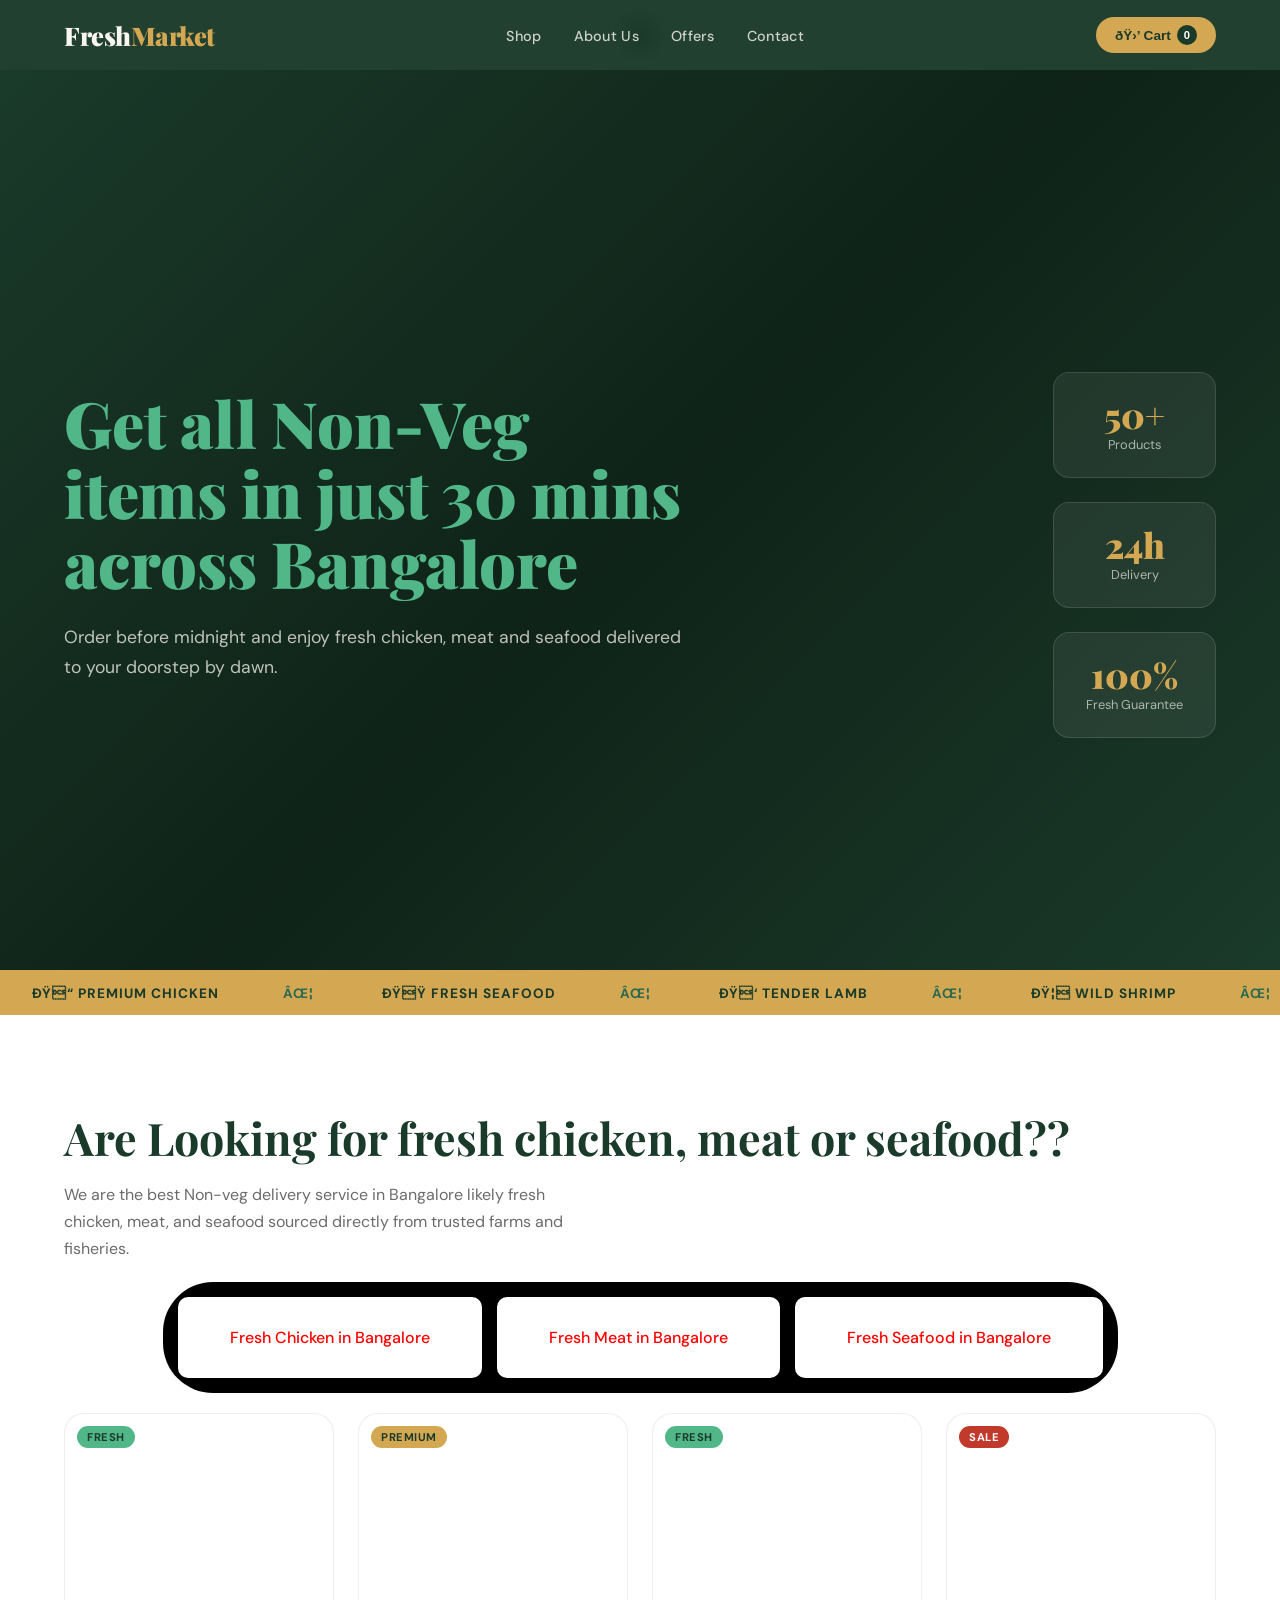
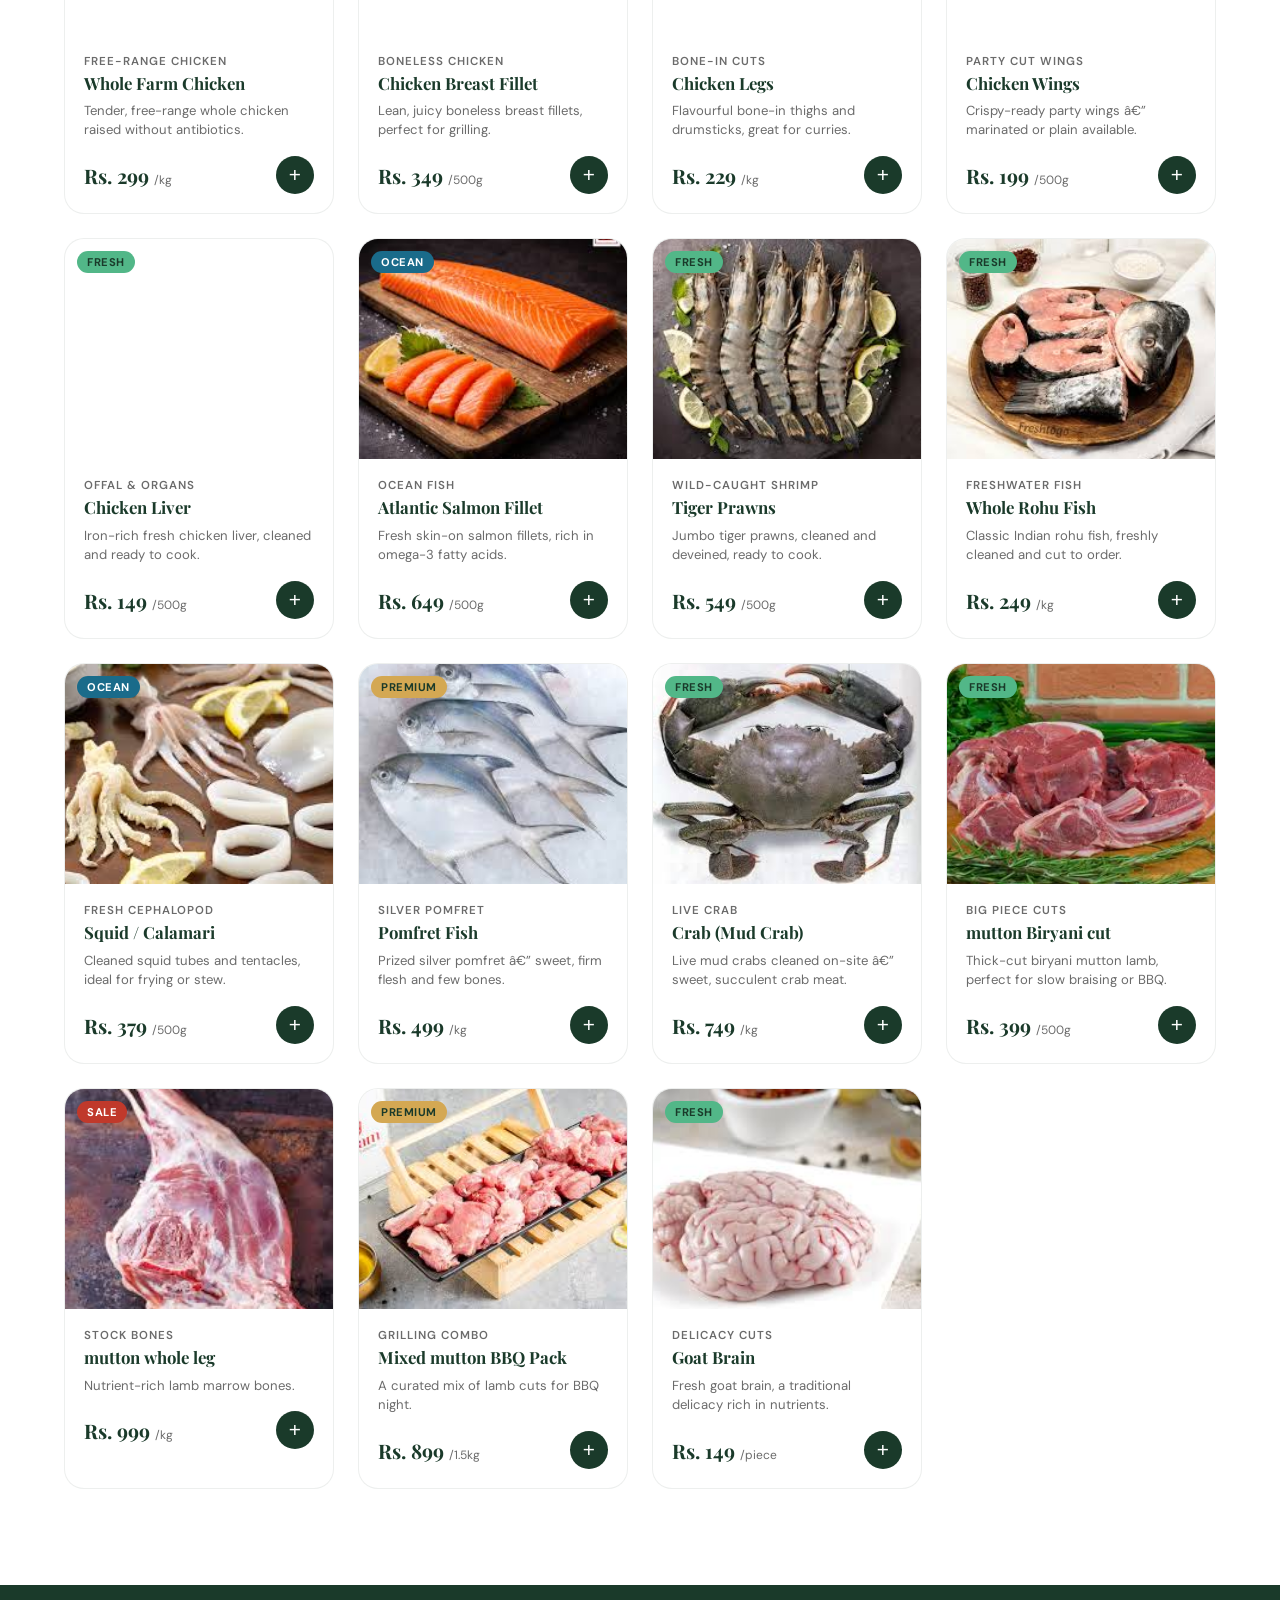
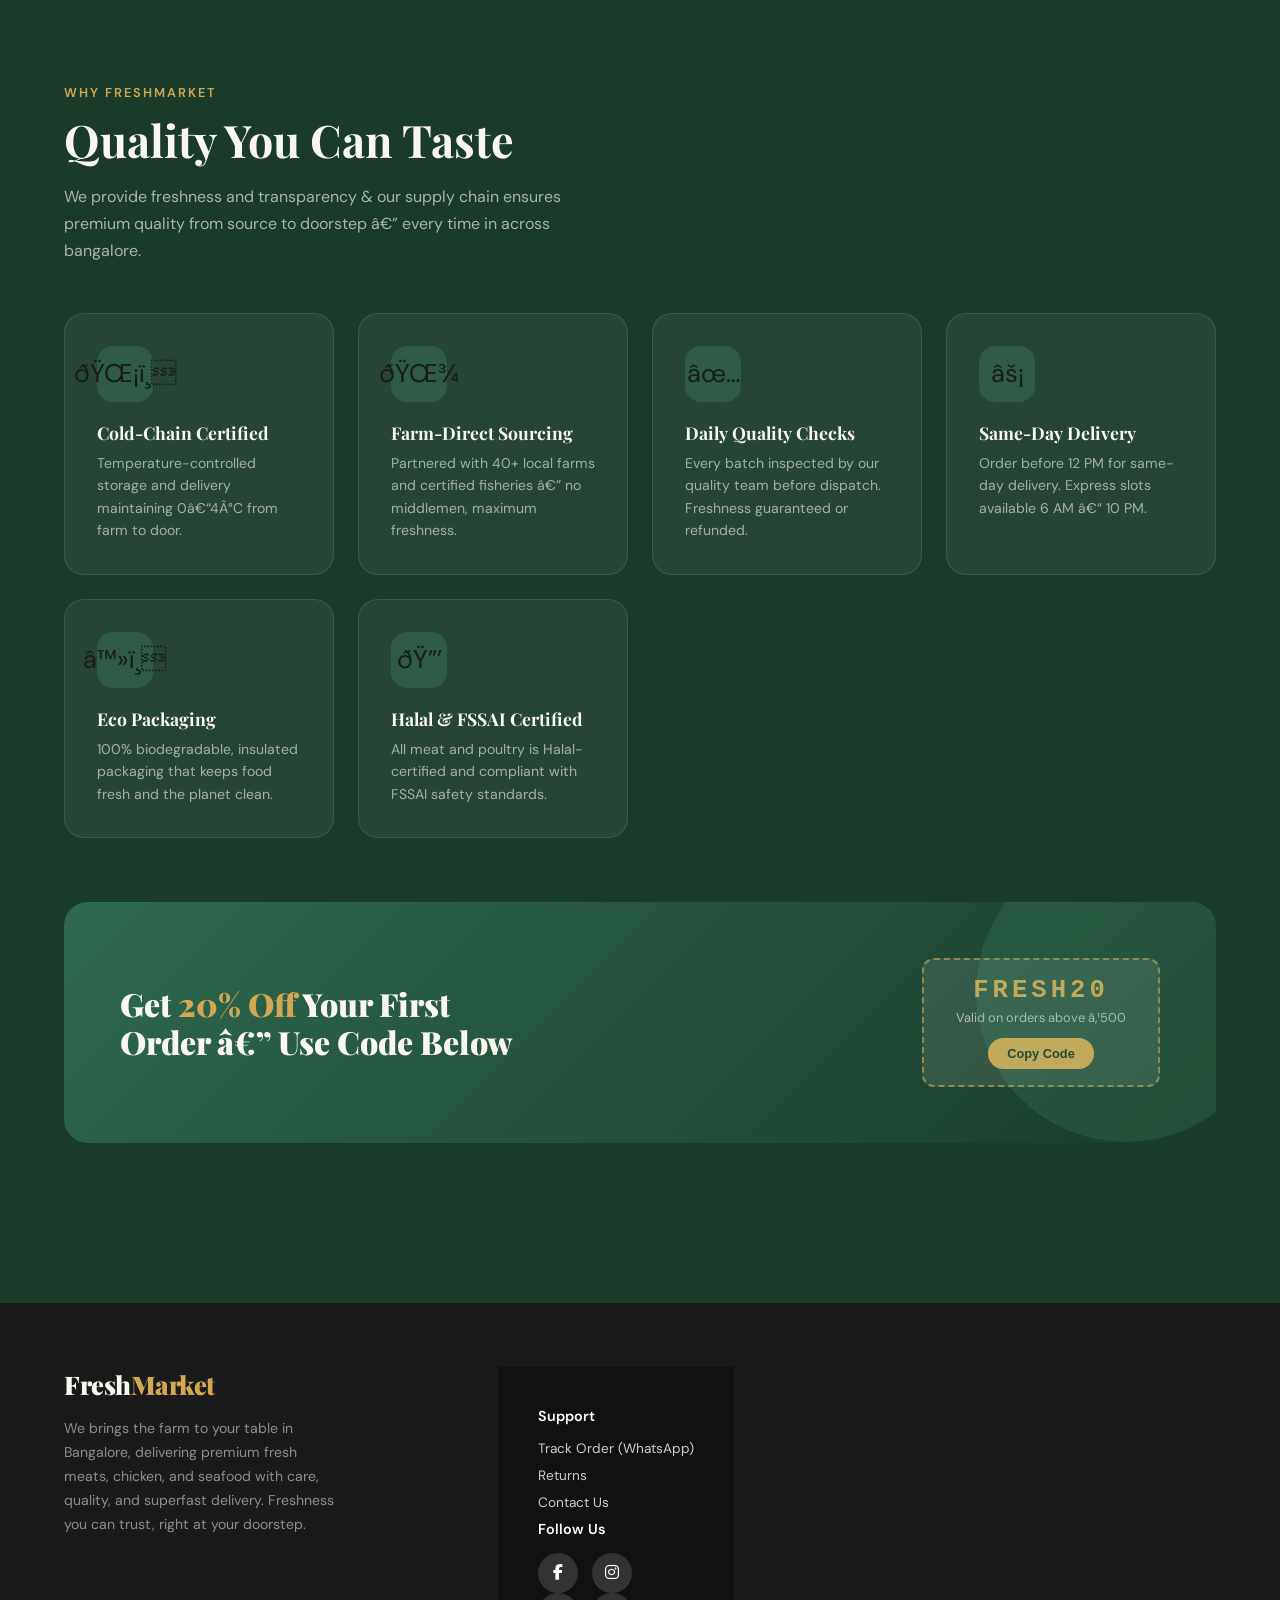
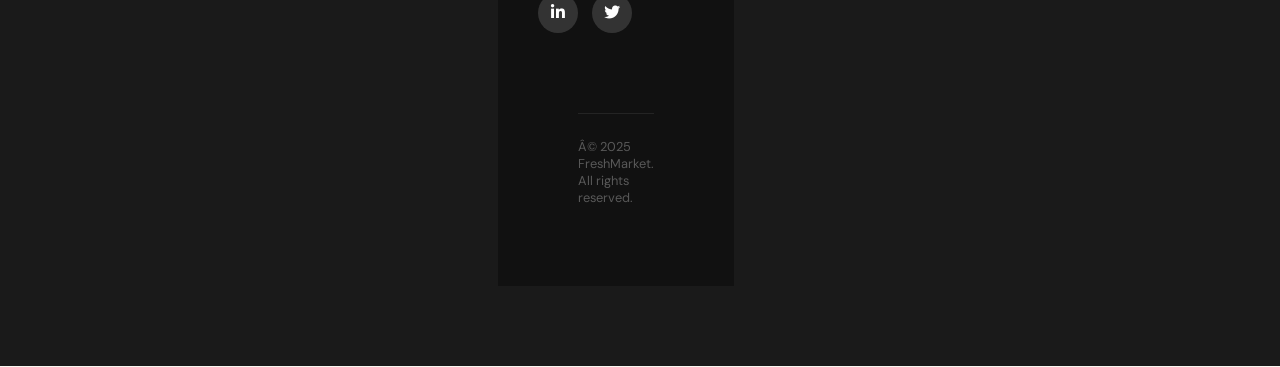
<file: index.html>
<!DOCTYPE html>
<html lang="en">
<head>
  <!-- Google tag (gtag.js) -->
<script async src="https://www.googletagmanager.com/gtag/js?id=G-Z28W8X3R61"></script>
<script>
  window.dataLayer = window.dataLayer || [];
  function gtag(){dataLayer.push(arguments);}
  gtag('js', new Date());

  gtag('config', 'G-Z28W8X3R61');
</script>
  <link rel="stylesheet" href="style.css">
  <title>Fresh chicken, meat & seafood in Bangalore</title>
    <div class="category-container">
</div>

  <style>
  /* .category-container {
  display: flex;
  justify-content: center;
  gap: 15px;
  background: #000;
  padding: 15px;
  border-radius: 50px;
  width: fit-content;
  margin: 20px auto;
}

.category-card a {
  color: Yellow;
  text-decoration: none;
  padding: 10px 22px;
  display: block;
  border-radius: 30px;
  font-weight: 500;
  transition: all 0.3s ease;
}

.category-card a:hover {
  background: #fff;
  color: #000;
} */
  .category-container {
    display: flex;
    justify-content: center;
    gap: 15px;
    background: #000;
    padding: 15px;
    border-radius: 50px;
    width: fit-content;
    margin: 20px auto;
  }

  .category-card a {
    color: Red;
    text-decoration: none;
    padding: 10px 22px;
    display: block;
    border-radius: 30px;
    font-weight: 500;
    transition: all 0.3s ease;
  }

  .category-card a:hover {
    background: #fff;
    color: #000;
  }
  </style>

</head>
<meta charset="UTF-8">
<meta name="viewport" content="width=device-width, initial-scale=1.0">
<title>Fresh chicken, meat & seafood in Bangalore</title>
<link href="https://fonts.googleapis.com/css2?family=Playfair+Display:wght@400;600;700;900&family=DM+Sans:wght@300;400;500;600&display=swap" rel="stylesheet">
<style>
  :root {
    --cream: #FAF6F0;
    --deep-green: #1A3A2A;
    --mid-green: #2D6A4F;
    --light-green: #52B788;
    --accent: #D4A853;
    --warm-red: #C0392B;
    --ocean: #1A6B8A;
    --bg: #F5EFE7;
    --white: #FFFFFF;
    --text-dark: #1A1A1A;
    --text-muted: #6B6B6B;
    --card-shadow: 0 8px 40px rgba(26,58,42,0.12);
    --transition: all 0.35s cubic-bezier(0.4,0,0.2,1);
  }

  * { margin: 0; padding: 0; box-sizing: border-box; }

  body {
    font-family: 'DM Sans', sans-serif;
    background: var(--cream);
    color: var(--text-dark);
    overflow-x: hidden;
  }

  /* ─── NAV ─── */
  nav {
    position: fixed; top: 0; width: 100%; z-index: 999;
    background: rgba(26,58,42,0.97);
    backdrop-filter: blur(10px);
    padding: 0 5%;
    display: flex; align-items: center; justify-content: space-between;
    height: 70px;
  }
  .nav-logo {
    font-family: 'Playfair Display', serif;
    font-size: 1.6rem; font-weight: 900;
    color: var(--cream);
    letter-spacing: -0.5px;
  }
  .nav-logo span { color: var(--accent); }
  .nav-links { display: flex; gap: 2rem; list-style: none; }
  .nav-links a {
    color: rgba(250,246,240,0.8);
    text-decoration: none; font-size: 0.9rem; font-weight: 500;
    letter-spacing: 0.3px; transition: var(--transition);
  }
  .nav-links a:hover { color: var(--accent); }
  .nav-actions { display: flex; align-items: center; gap: 1rem; }
  .cart-btn {
    background: var(--accent);
    color: var(--deep-green);
    border: none; padding: 0.5rem 1.2rem;
    border-radius: 50px; font-weight: 600; font-size: 0.85rem;
    cursor: pointer; transition: var(--transition);
    display: flex; align-items: center; gap: 6px;
  }
  .cart-btn:hover { background: var(--cream); transform: scale(1.04); }
  .cart-count {
    background: var(--deep-green); color: white;
    border-radius: 50%; width: 20px; height: 20px;
    display: flex; align-items: center; justify-content: center;
    font-size: 0.7rem; font-weight: 700;
  }

  /* ─── HERO ─── */
  .hero {
    min-height: 100vh;
    background: linear-gradient(135deg, var(--deep-green) 0%, #0f2318 50%, #1a3a2a 100%);
    display: flex; align-items: center;
    padding: 70px 5% 0;
    position: relative; overflow: hidden;
  }
  .hero::before {
    content: '';
    position: absolute; inset: 0;
    background: url('https://media.istockphoto.com/id/1165495283/photo/different-types-of-animal-protein.webp?a=1&b=1&s=612x612&w=0&k=20&c=Oe6V6Va_bn7mPq1WxCvfCZoLuxeNnHLJ_kqtxT3GMZA=') center/cover;
    opacity: 0.18;
  }
  .hero-content { position: relative; z-index: 2; max-width: 620px; }
  .hero-badge {
    display: inline-block;
    background: rgba(212,168,83,0.2);
    border: 1px solid var(--accent);
    color: var(--accent);
    padding: 0.35rem 1rem; border-radius: 50px;
    font-size: 0.78rem; font-weight: 600;
    letter-spacing: 1.5px; text-transform: uppercase;
    margin-bottom: 1.5rem;
    animation: fadeUp 0.6s ease forwards;
  }
  .hero h1 {
    font-family: 'Playfair Display', serif;
    font-size: clamp(2.8rem, 5vw, 4.5rem);
    font-weight: 900; line-height: 1.1;
    color: var(--cream);
    margin-bottom: 1.5rem;
    animation: fadeUp 0.7s 0.1s ease both;
  }
  .hero h1 em { color: var(--light-green); font-style: normal; }
  .hero p {
    color: rgba(250,246,240,0.75);
    font-size: 1.1rem; line-height: 1.7;
    margin-bottom: 2.5rem;
    animation: fadeUp 0.7s 0.2s ease both;
  }
  .hero-btns { display: flex; gap: 1rem; flex-wrap: wrap; animation: fadeUp 0.7s 0.3s ease both; }
  .btn-primary {
    background: var(--accent); color: var(--deep-green);
    padding: 0.85rem 2rem; border-radius: 50px;
    font-weight: 700; font-size: 0.95rem;
    border: none; cursor: pointer; transition: var(--transition);
    text-decoration: none; display: inline-block;
  }
  .btn-primary:hover { background: var(--light-green); color: white; transform: translateY(-2px); }
  .btn-secondary {
    background: transparent; color: var(--cream);
    padding: 0.85rem 2rem; border-radius: 50px;
    font-weight: 600; font-size: 0.95rem;
    border: 2px solid rgba(250,246,240,0.3);
    cursor: pointer; transition: var(--transition);
    text-decoration: none; display: inline-block;
  }
  .btn-secondary:hover { border-color: var(--accent); color: var(--accent); }
  .hero-stats {
    position: relative; z-index: 2;
    margin-left: auto; display: flex; flex-direction: column; gap: 1.5rem;
    animation: fadeIn 1s 0.5s ease both;
  }
  .stat-card {
    background: rgba(255,255,255,0.07);
    backdrop-filter: blur(12px);
    border: 1px solid rgba(255,255,255,0.12);
    border-radius: 16px; padding: 1.5rem 2rem;
    text-align: center; min-width: 160px;
  }
  .stat-card .num {
    font-family: 'Playfair Display', serif;
    font-size: 2.2rem; font-weight: 900;
    color: var(--accent); line-height: 1;
  }
  .stat-card .label { color: rgba(250,246,240,0.65); font-size: 0.8rem; margin-top: 4px; }

  /* ─── MARQUEE ─── */
  .marquee-strip {
    background: var(--accent);
    padding: 0.75rem 0; overflow: hidden;
    white-space: nowrap;
  }
  .marquee-inner {
    display: inline-block;
    animation: marquee 20s linear infinite;
    font-weight: 700; font-size: 0.85rem;
    color: var(--deep-green); letter-spacing: 1px; text-transform: uppercase;
  }
  .marquee-inner span { margin: 0 2rem; }
  .marquee-inner .dot { color: var(--mid-green); }

  /* ─── SECTIONS ─── */
  section { padding: 6rem 5%; }
  .section-label {
    display: inline-block;
    color: var(--mid-green); font-weight: 600;
    font-size: 0.8rem; letter-spacing: 2px;
    text-transform: uppercase; margin-bottom: 0.75rem;
  }
  .section-title {
    font-family: 'Playfair Display', serif;
    font-size: clamp(2rem, 3.5vw, 3rem);
    font-weight: 700; line-height: 1.2;
    color: var(--deep-green); margin-bottom: 1rem;
  }
  .section-sub {
    color: var(--text-muted); font-size: 1rem;
    max-width: 500px; line-height: 1.7;
  }

  /* ─── CATEGORY TABS ─── */
  .category-section { background: var(--white); }
  .category-nav {
    display: flex; gap: 0.75rem; flex-wrap: wrap;
    margin: 2.5rem 0;
  }
  .cat-tab {
    padding: 0.6rem 1.4rem; border-radius: 50px;
    border: 2px solid transparent;
    background: var(--bg);
    font-weight: 600; font-size: 0.88rem;
    cursor: pointer; transition: var(--transition);
    display: flex; align-items: center; gap: 8px;
    color: var(--text-muted);
  }
  .cat-tab:hover { border-color: var(--light-green); color: var(--mid-green); }
  .cat-tab.active {
    background: var(--deep-green);
    color: var(--cream);
    border-color: var(--deep-green);
  }
  .cat-tab .icon { font-size: 1.1rem; }

  /* ─── PRODUCT GRID ─── */
  .products-grid {
    display: grid;
    grid-template-columns: repeat(auto-fill, minmax(240px, 1fr));
    gap: 1.5rem;
  }
  .product-card {
    background: var(--white);
    border-radius: 20px;
    overflow: hidden;
    border: 1px solid rgba(26,58,42,0.08);
    transition: var(--transition);
    cursor: pointer;
    position: relative;
  }
  .product-card:hover {
    transform: translateY(-6px);
    box-shadow: var(--card-shadow);
  }
  .product-img {
    width: 100%; height: 220px;
    object-fit: cover;
    display: block; transition: var(--transition);
  }
  .product-card:hover .product-img { transform: scale(1.04); }
  .product-img-wrap { overflow: hidden; position: relative; }
  .product-badge {
    position: absolute; top: 12px; left: 12px;
    padding: 4px 10px; border-radius: 50px;
    font-size: 0.7rem; font-weight: 700;
    letter-spacing: 0.5px; text-transform: uppercase;
  }
  .badge-fresh { background: var(--light-green); color: var(--deep-green); }
  .badge-premium { background: var(--accent); color: var(--deep-green); }
  .badge-sale { background: var(--warm-red); color: white; }
  .badge-ocean { background: var(--ocean); color: white; }
  .product-body { padding: 1.2rem; }
  .product-cat {
    font-size: 0.72rem; font-weight: 600;
    text-transform: uppercase; letter-spacing: 1px;
    color: var(--text-muted); margin-bottom: 4px;
  }
  .product-name {
    font-family: 'Playfair Display', serif;
    font-size: 1.05rem; font-weight: 700;
    color: var(--deep-green); margin-bottom: 0.4rem;
    line-height: 1.3;
  }
  .product-desc {
    font-size: 0.82rem; color: var(--text-muted);
    line-height: 1.5; margin-bottom: 1rem;
  }
  .product-footer {
    display: flex; align-items: center;
    justify-content: space-between;
  }
  .product-price {
    font-family: 'Playfair Display', serif;
    font-size: 1.25rem; font-weight: 700;
    color: var(--deep-green);
  }
  .product-price .unit {
    font-size: 0.75rem; font-weight: 400;
    color: var(--text-muted); font-family: 'DM Sans', sans-serif;
  }
  .add-btn {
    width: 38px; height: 38px; border-radius: 50%;
    background: var(--deep-green); color: white;
    border: none; cursor: pointer;
    font-size: 1.3rem; transition: var(--transition);
    display: flex; align-items: center; justify-content: center;
  }
  .add-btn:hover { background: var(--light-green); transform: scale(1.1); }

  /* ─── WHY US ─── */
  .why-section { background: var(--deep-green); }
  .why-section .section-label { color: var(--accent); }
  .why-section .section-title { color: var(--cream); }
  .why-section .section-sub { color: rgba(250,246,240,0.65); }
  .why-grid {
    display: grid;
    grid-template-columns: repeat(auto-fit, minmax(220px, 1fr));
    gap: 1.5rem; margin-top: 3rem;
  }
  .why-card {
    background: rgba(255,255,255,0.06);
    border: 1px solid rgba(255,255,255,0.1);
    border-radius: 20px; padding: 2rem;
    transition: var(--transition);
  }
  .why-card:hover {
    background: rgba(82,183,136,0.15);
    border-color: var(--light-green);
    transform: translateY(-4px);
  }
  .why-icon {
    width: 56px; height: 56px; border-radius: 16px;
    background: rgba(82,183,136,0.2);
    display: flex; align-items: center; justify-content: center;
    font-size: 1.6rem; margin-bottom: 1.2rem;
  }
  .why-card h3 {
    font-family: 'Playfair Display', serif;
    font-size: 1.1rem; color: var(--cream);
    margin-bottom: 0.5rem;
  }
  .why-card p { color: rgba(250,246,240,0.6); font-size: 0.88rem; line-height: 1.6; }

  /* ─── BANNER ─── */
  .promo-banner {
    background: linear-gradient(135deg, var(--mid-green), var(--deep-green));
    border-radius: 24px; padding: 3.5rem;
    display: flex; align-items: center; justify-content: space-between;
    gap: 2rem; flex-wrap: wrap; margin: 4rem 0;
    position: relative; overflow: hidden;
  }
  .promo-banner::before {
    content: '';
    position: absolute; right: -60px; top: -60px;
    width: 300px; height: 300px; border-radius: 50%;
    background: rgba(82,183,136,0.15);
  }
  .promo-banner h2 {
    font-family: 'Playfair Display', serif;
    font-size: 2rem; font-weight: 900; color: var(--cream);
    max-width: 400px; line-height: 1.2;
  }
  .promo-banner h2 em { color: var(--accent); font-style: normal; }
  .promo-code {
    background: rgba(255,255,255,0.1);
    border: 2px dashed rgba(212,168,83,0.6);
    border-radius: 12px; padding: 1rem 2rem;
    text-align: center;
  }
  .promo-code .code {
    font-family: 'DM Mono', monospace;
    font-size: 1.6rem; font-weight: 700;
    color: var(--accent); letter-spacing: 4px;
  }
  .promo-code p { color: rgba(250,246,240,0.65); font-size: 0.8rem; margin-top: 4px; }

  /* ─── FOOTER ─── */
  footer {
    background: var(--text-dark);
    padding: 4rem 5% 2rem;
  }
  .footer-grid {
    display: grid;
    grid-template-columns: 2fr 1fr 1fr 1fr;
    gap: 3rem; margin-bottom: 3rem;
  }
  .footer-brand p {
    color: rgba(255,255,255,0.5); font-size: 0.88rem;
    line-height: 1.7; margin-top: 1rem; max-width: 280px;
  }
  .footer-col h4 {
    color: var(--cream); font-size: 0.9rem;
    font-weight: 600; margin-bottom: 1.2rem;
  }
  .footer-col ul { list-style: none; }
  .footer-col ul li {
    margin-bottom: 0.6rem;
  }
  .footer-col ul a {
    color: rgba(255,255,255,0.45); font-size: 0.85rem;
    text-decoration: none; transition: var(--transition);
  }
  .footer-col ul a:hover { color: var(--accent); }
  .footer-bottom {
    border-top: 1px solid rgba(255,255,255,0.08);
    padding-top: 1.5rem;
    display: flex; justify-content: space-between; align-items: center; flex-wrap: gap;
  }
  .footer-bottom p { color: rgba(255,255,255,0.3); font-size: 0.8rem; }

  /* ─── CART TOAST ─── */
  .toast {
    position: fixed; bottom: 2rem; right: 2rem;
    background: var(--deep-green); color: var(--cream);
    padding: 1rem 1.5rem; border-radius: 12px;
    font-size: 0.9rem; font-weight: 500;
    transform: translateY(100px); opacity: 0;
    transition: all 0.4s cubic-bezier(0.4,0,0.2,1);
    z-index: 9999; display: flex; align-items: center; gap: 10px;
    border-left: 4px solid var(--light-green);
    box-shadow: 0 8px 30px rgba(0,0,0,0.2);
  }
  .toast.show { transform: translateY(0); opacity: 1; }

  /* ─── ANIMATIONS ─── */
  @keyframes fadeUp {
    from { opacity: 0; transform: translateY(24px); }
    to { opacity: 1; transform: translateY(0); }
  }
  @keyframes fadeIn {
    from { opacity: 0; } to { opacity: 1; }
  }
  @keyframes marquee {
    from { transform: translateX(0); }
    to { transform: translateX(-50%); }
  }

  /* ─── RESPONSIVE ─── */
  @media (max-width: 900px) {
    .hero { flex-direction: column; text-align: center; padding-top: 90px; }
    .hero-stats { flex-direction: row; margin: 2rem auto 0; }
    .footer-grid { grid-template-columns: 1fr 1fr; }
  }
  @media (max-width: 600px) {
    .nav-links { display: none; }
    .footer-grid { grid-template-columns: 1fr; }
    .hero-stats { flex-direction: column; }
    .promo-banner { text-align: center; justify-content: center; }
  }
</style>
</head>
<body>
<!-- NAV --><nav>
<div class="nav-logo">Fresh<span>Market</span></div>
<ul class="nav-links">
<li><a href="#products">Shop</a></li>
<li><a href="#why">About Us</a></li>
<li><a href="#offers">Offers</a></li>
<li><a href="#footer">Contact</a></li>
</ul>
<div class="nav-actions"><button class="cart-btn" onclick="alert('Cart: ' + cartCount + ' items')"> 🛒 Cart <span class="cart-count" id="cartNum">0</span> </button></div>
</nav><!-- HERO -->
<section class="hero">
<div class="hero-content">
<h1><em>Get all Non-Veg items in just 30 mins across Bangalore</em></h1>
<p>Order before midnight and enjoy fresh chicken, meat and seafood delivered to your doorstep by dawn.</p>
</div>
<div class="hero-stats">
<div class="stat-card">
<div class="num">50+</div>
<div class="label">Products</div>
</div>
<div class="stat-card">
<div class="num">24h</div>
<div class="label">Delivery</div>
</div>
<div class="stat-card">
<div class="num">100%</div>
<div class="label">Fresh Guarantee</div>
</div>
</div>
</section>
<!-- MARQUEE -->
<div class="marquee-strip">
<div class="marquee-inner"><span>🐓 Premium Chicken</span><span class="dot">✦</span> <span>🐟 Fresh Seafood</span><span class="dot">✦</span> <span>🐑 Tender Lamb</span><span class="dot">✦</span> <span>🦐 Wild Shrimp</span><span class="dot">✦</span> <span>🐟 Atlantic Salmon</span><span class="dot">✦</span> <!-- repeat for seamless loop --> <span>🐓 Premium Chicken</span><span class="dot">✦</span> <span>Fresh Seafood</span><span class="dot">✦</span> <span>🐑 Tender Lamb</span><span class="dot">✦</span> <span>🦐 Wild Shrimp</span><span class="dot">✦</span> <span>🐟 Atlantic Salmon</span><span class="dot">✦</span></div>
</div>
<!-- PRODUCTS -->
<section class="category-section" id="products">
<h2 class="section-title">Are Looking for fresh chicken, meat or seafood??</h2>
<p class="section-sub">We are the best Non-veg delivery service in Bangalore likely fresh chicken, meat, and seafood sourced directly from trusted farms and fisheries.</p>
</div>
  <div class="category-container">

<div class="category-card">
<a href="Fresh-Chicken-in-Bangalore.html">Fresh Chicken in Bangalore</a>
</div>

<div class="category-card">
<a href="Fresh-Meat-in-Bangalore.html">Fresh Meat in Bangalore</a>
</div>

<div class="category-card">
<a href="Fresh-Seafood-in-Bangalore.html">Fresh Seafood in Bangalore</a>
</div>

</div>
  <div class="products-grid" id="productsGrid"></div>
</section>
<!-- WHY US -->
<section class="why-section" id="why"><span class="section-label">Why FreshMarket</span>
<h2 class="section-title">Quality You Can Taste</h2>
<p class="section-sub">We provide freshness and transparency & our supply chain ensures premium quality from source to doorstep — every time in across bangalore.</p>
<div class="why-grid">
<div class="why-card">
<div class="why-icon">🌡️</div>
<h3>Cold-Chain Certified</h3>
<p>Temperature-controlled storage and delivery maintaining 0–4°C from farm to door.</p>
</div>
<div class="why-card">
<div class="why-icon">🌾</div>
<h3>Farm-Direct Sourcing</h3>
<p>Partnered with 40+ local farms and certified fisheries — no middlemen, maximum freshness.</p>
</div>
<div class="why-card">
<div class="why-icon">✅</div>
<h3>Daily Quality Checks</h3>
<p>Every batch inspected by our quality team before dispatch. Freshness guaranteed or refunded.</p>
</div>
<div class="why-card">
<div class="why-icon">⚡</div>
<h3>Same-Day Delivery</h3>
<p>Order before 12 PM for same-day delivery. Express slots available 6 AM – 10 PM.</p>
</div>
<div class="why-card">
<div class="why-icon">♻️</div>
<h3>Eco Packaging</h3>
<p>100% biodegradable, insulated packaging that keeps food fresh and the planet clean.</p>
</div>
<div class="why-card">
<div class="why-icon">🔒</div>
<h3>Halal &amp; FSSAI Certified</h3>
<p>All meat and poultry is Halal-certified and compliant with FSSAI safety standards.</p>
</div>
</div>
<!-- PROMO BANNER -->
<div class="promo-banner" id="offers">
<h2>Get <em>20% Off</em> Your First Order — Use Code Below</h2>
<div class="promo-code">
<div class="code">FRESH20</div>
<p>Valid on orders above ₹500</p>
<button class="btn-primary" style="margin-top: 12px; font-size: 0.8rem; padding: 0.5rem 1.2rem;" onclick="copyCode()">Copy Code</button></div>
</div>
</section>
<!-- FOOTER --><footer id="footer">
<div class="footer-grid">
<div class="footer-brand">
<div class="nav-logo">Fresh<span>Market</span></div>
<p>We brings the farm to your table in Bangalore, delivering premium fresh meats, chicken, and seafood with care, quality, and superfast delivery. Freshness you can trust, right at your doorstep.</p>
</div>

<!-- Font Awesome (ADD IN HEAD) -->
<link rel="stylesheet" href="https://cdnjs.cloudflare.com/ajax/libs/font-awesome/6.4.0/css/all.min.css">

<div class="footer">
<div class="footer-col">
<h4>Support</h4>
<ul>
  <li><a href="https://wa.me/918197451760">Track Order (WhatsApp)</a></li>
  <li><a href="mailto:freshmarket.gt.tc.com">Returns</a></li>
  <li><a href="tel:+918197451760">Contact Us</a></li>
</ul>
  <div class="footer-col">
    <h4>Follow Us</h4>
    <div class="social-links">
      <a href="https://www.facebook.com/profile.php?id=61579455822538/" target="_blank"><i class="fab fa-facebook-f"></i></a>
      <a href="https://www.instagram.com/freshmarket.gt.tc/" target="_blank"><i class="fab fa-instagram"></i></a>
      <a href="https://www.linkedin.com/in/fresh-market-undefined-513167403/" target="_blank"><i class="fab fa-linkedin-in"></i></a>
      <a href="https://x.com/Freshmarket1992/" target="_blank"><i class="fab fa-twitter"></i></a>
    </div>
  </div>

</div>

<style>
.footer {
  display: flex;
  gap: 40px;
  flex-wrap: wrap;
  background: #111;
  padding: 40px;
}

.footer-col h4 {
  color: #fff;
  margin-bottom: 15px;
}

.footer-col ul {
  list-style: none;
  padding: 0;
}

.footer-col ul li a {
  color: #ccc;
  text-decoration: none;
  display: block;
  margin-bottom: 8px;
}

.social-links a {
  display: inline-block;
  height: 40px;
  width: 40px;
  background: #333;
  margin-right: 10px;
  text-align: center;
  line-height: 40px;
  border-radius: 50%;
  color: #fff;
  transition: 0.3s;
}

.social-links a:hover {
  background: #e63946;
}
</style>
<ul>
<div class="footer">
    <ul/>
<div class="footer-bottom">
<p>© 2025 FreshMarket. All rights reserved.</p>
</div>
</footer><!-- TOAST -->
<div class="toast" id="toast">✅ Added to cart!</div>
<p>
<script>
let cartCount = 0;

const products = [
  // CHICKEN
  { id:1, cat:'chicken', name:'Whole Farm Chicken', sub:'Free-Range Chicken', price:'Rs. 299', unit:'/kg', badge:'fresh', badgeLabel:'Fresh', desc:'Tender, free-range whole chicken raised without antibiotics.', img:'https://images.unsplash.com/photo-1587593810167-a84920ea0781?w=600&q=80' },
  { id:2, cat:'chicken', name:'Chicken Breast Fillet', sub:'Boneless Chicken', price:'Rs. 349', unit:'/500g', badge:'premium', badgeLabel:'Premium', desc:'Lean, juicy boneless breast fillets, perfect for grilling.', img:'https://images.unsplash.com/photo-1682991136736-a2b44623eeba?w=500&auto=format&fit=crop&q=60&ixlib=rb-4.1.0&ixid=M3wxMjA3fDB8MHxzZWFyY2h8N3x8Y2hpY2tlbiUyMGJyZWFzdHxlbnwwfHwwfHx8MA%3D%3D' },
  { id:3, cat:'chicken', name:'Chicken Legs', sub:'Bone-In Cuts', price:'Rs. 229', unit:'/kg', badge:'fresh', badgeLabel:'Fresh', desc:'Flavourful bone-in thighs and drumsticks, great for curries.', img:'https://media.istockphoto.com/id/1351966480/photo/raw-chicken-drum-stick-or-leg-pieces.webp?a=1&b=1&s=612x612&w=0&k=20&c=igDbLb6wiDadajXGD3pyt2d3ijChe7ovx_XZblskCac=' },
  { id:4, cat:'chicken', name:'Chicken Wings', sub:'Party Cut Wings', price:'Rs. 199', unit:'/500g', badge:'sale', badgeLabel:'Sale', desc:'Crispy-ready party wings — marinated or plain available.', img:'https://media.istockphoto.com/id/1130423940/photo/raw-chicken-wings.webp?a=1&b=1&s=612x612&w=0&k=20&c=3L_in81CK1aBq9viFOgYk0ZvPSkTZ2IHqcJkPZ5LTrU=' },
  { id:6, cat:'chicken', name:'Chicken Liver', sub:'Offal & Organs', price:'Rs. 149', unit:'/500g', badge:'fresh', badgeLabel:'Fresh', desc:'Iron-rich fresh chicken liver, cleaned and ready to cook.', img:'https://media.istockphoto.com/id/1266413084/photo/fresh-chicken-liver-on-a-cutting-board-with-cooking-ingredients.webp?a=1&b=1&s=612x612&w=0&k=20&c=8vWkVTcsEAAaOYxZyqfM0vT5w5yUyzNh_hho4cezIBc=' },

  // SEAFOOD
  { id:13, cat:'seafood', name:'Atlantic Salmon Fillet', sub:'Ocean Fish', price:'Rs. 649', unit:'/500g', badge:'ocean', badgeLabel:'Ocean', desc:'Fresh skin-on salmon fillets, rich in omega-3 fatty acids.', img:'[data-uri]' },
  { id:14, cat:'seafood', name:'Tiger Prawns', sub:'Wild-Caught Shrimp', price:'Rs. 549', unit:'/500g', badge:'fresh', badgeLabel:'Fresh', desc:'Jumbo tiger prawns, cleaned and deveined, ready to cook.', img:'[data-uri]' },
  { id:15, cat:'seafood', name:'Whole Rohu Fish', sub:'Freshwater Fish', price:'Rs. 249', unit:'/kg', badge:'fresh', badgeLabel:'Fresh', desc:'Classic Indian rohu fish, freshly cleaned and cut to order.', img:'[data-uri]' },
  { id:16, cat:'seafood', name:'Squid / Calamari', sub:'Fresh Cephalopod', price:'Rs. 379', unit:'/500g', badge:'ocean', badgeLabel:'Ocean', desc:'Cleaned squid tubes and tentacles, ideal for frying or stew.', img:'[data-uri]' },
  { id:17, cat:'seafood', name:'Pomfret Fish', sub:'Silver Pomfret', price:'Rs. 499', unit:'/kg', badge:'premium', badgeLabel:'Premium', desc:'Prized silver pomfret — sweet, firm flesh and few bones.', img:'[data-uri]' },
  { id:18, cat:'seafood', name:'Crab (Mud Crab)', sub:'Live Crab', price:'Rs. 749', unit:'/kg', badge:'fresh', badgeLabel:'Fresh', desc:'Live mud crabs cleaned on-site — sweet, succulent crab meat.', img:'[data-uri]' },

  // MEAT CUTS
  { id:19, cat:'meat', name:'mutton Biryani cut', sub:'big piece Cuts', price:'Rs. 399', unit:'/500g', badge:'fresh', badgeLabel:'Fresh', desc:'Thick-cut biryani mutton lamb, perfect for slow braising or BBQ.', img:'[data-uri]' },
  { id:20, cat:'meat', name:'mutton whole leg', sub:'Stock Bones', price:'Rs. 999', unit:'/kg', badge:'sale', badgeLabel:'Sale', desc:'Nutrient-rich lamb marrow bones.', img:'[data-uri]' },
  { id:21, cat:'meat', name:'Mixed mutton BBQ Pack', sub:'Grilling Combo', price:'Rs. 899', unit:'/1.5kg', badge:'premium', badgeLabel:'Premium', desc:'A curated mix of lamb cuts for BBQ night.', img:'[data-uri]' },
  { id:22, cat:'meat', name:'Goat Brain', sub:'Delicacy Cuts', price:'Rs. 149', unit:'/piece', badge:'fresh', badgeLabel:'Fresh', desc:'Fresh goat brain, a traditional delicacy rich in nutrients.', img:'[data-uri]' },
];

function renderProducts(filter = 'all') {
  const grid = document.getElementById('productsGrid');
  const filtered = filter === 'all' ? products : products.filter(p => p.cat === filter);
  grid.innerHTML = filtered.map(p => `
    <div class="product-card" data-cat="${p.cat}">
      <div class="product-img-wrap">
        <img class="product-img" src="${p.img}" alt="${p.name}" loading="lazy" onerror="this.src='https://images.unsplash.com/photo-1542838132-92c53300491e?w=600&q=80'">
        <span class="product-badge badge-${p.badge}">${p.badgeLabel}</span>
      </div>
      <div class="product-body">
        <div class="product-cat">${p.sub}</div>
        <div class="product-name">${p.name}</div>
        <div class="product-desc">${p.desc}</div>
        <div class="product-footer">
          <div class="product-price">${p.price} <span class="unit">${p.unit}</span></div>
          <button class="add-btn" onclick="addToCart('${p.name}')" title="Add to cart">+</button>
        </div>
      </div>
    </div>
  `).join('');
}

function filterCat(cat, btn) {
  document.querySelectorAll('.cat-tab').forEach(b => b.classList.remove('active'));
  btn.classList.add('active');
  renderProducts(cat);
}

function addToCart(name) {
  cartCount++;
  document.getElementById('cartNum').textContent = cartCount;
  const toast = document.getElementById('toast');
  toast.textContent = `✅ ${name} added to cart!`;
  toast.classList.add('show');
  setTimeout(() => toast.classList.remove('show'), 2500);
}

function copyCode() {
  navigator.clipboard.writeText('FRESH20').then(() => {
    const toast = document.getElementById('toast');
    toast.textContent = '🎉 Code FRESH20 copied!';
    toast.classList.add('show');
    setTimeout(() => toast.classList.remove('show'), 2500);
  });
}

renderProducts();

// Scroll reveal
const observer = new IntersectionObserver((entries) => {
  entries.forEach(e => {
    if (e.isIntersecting) {
      e.target.style.opacity = '1';
      e.target.style.transform = 'translateY(0)';
    }
  });
}, { threshold: 0.1 });

document.querySelectorAll('.why-card, .stat-card').forEach(el => {
  el.style.opacity = '0';
  el.style.transform = 'translateY(20px)';
  el.style.transition = 'opacity 0.5s ease, transform 0.5s ease';
  observer.observe(el);
});
</script>
</p>
</body>
</html>
</file>
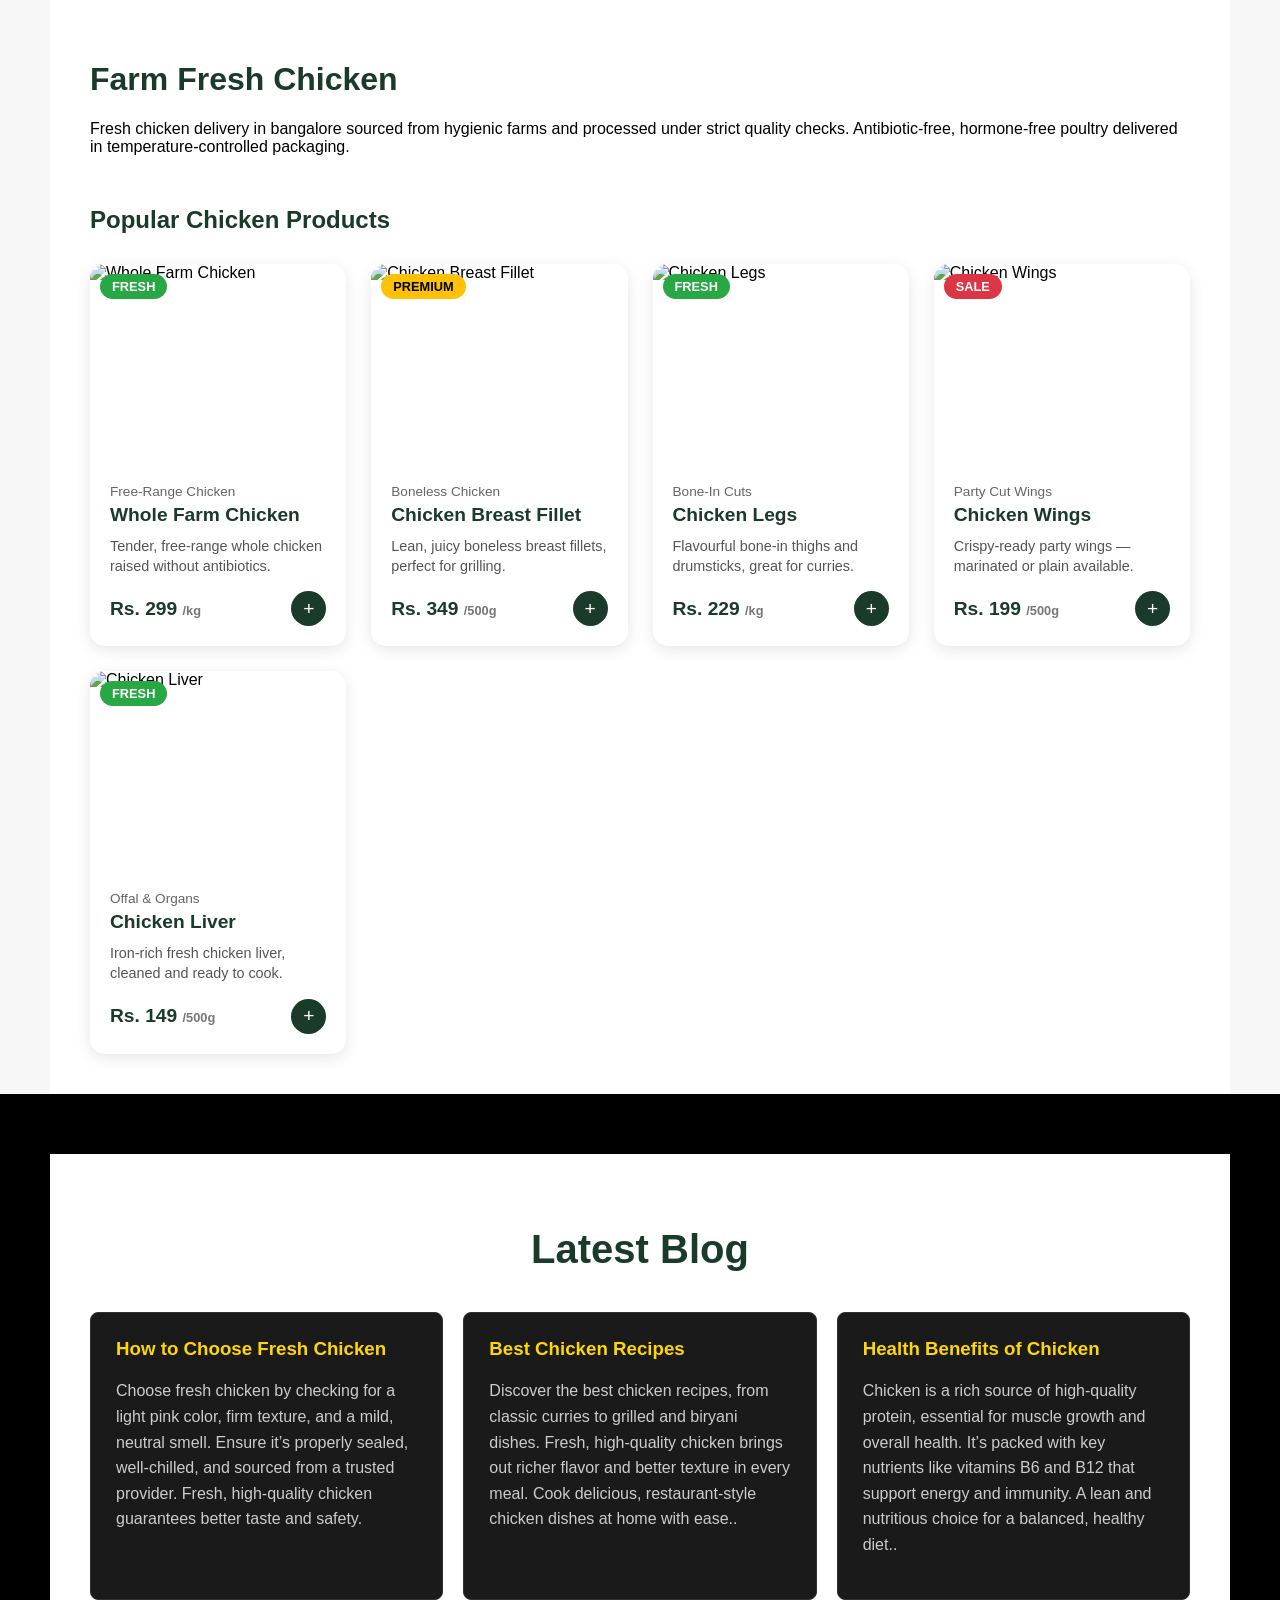
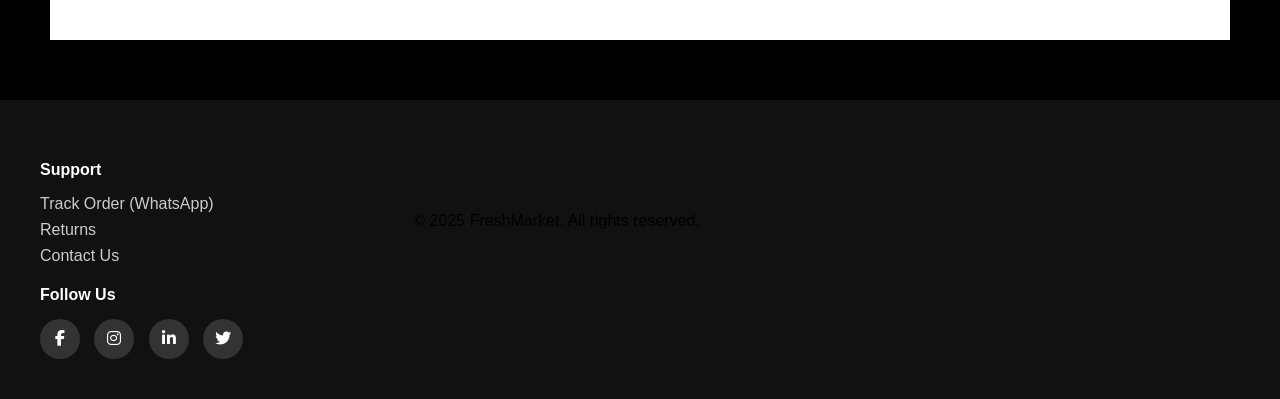
<file: chicken.html>
<!DOCTYPE html>
<html lang="en">
<head>
    <!-- Google tag (gtag.js) -->
<script async src="https://www.googletagmanager.com/gtag/js?id=G-Z28W8X3R61"></script>
<script>
  window.dataLayer = window.dataLayer || [];
  function gtag(){dataLayer.push(arguments);}
  gtag('js', new Date());

  gtag('config', 'G-Z28W8X3R61');
</script>
    <meta charset="UTF-8">
    <meta name="viewport" content="width=device-width, initial-scale=1.0">

    <title>Fresh Chicken Online | Farm Fresh Chicken Delivery</title>
    <meta name="description" content="Order farm fresh chicken online. Premium quality, hygienic processing, and fast delivery.">
    <meta name="keywords" content="fresh chicken, buy chicken online, chicken delivery">
    <meta name="author" content="FreshMarket">

    <link rel="stylesheet" href="https://cdnjs.cloudflare.com/ajax/libs/font-awesome/6.5.0/css/all.min.css">

    <style>
        body {
            font-family: Arial, sans-serif;
            margin: 0;
            background: #f7f7f7;
        }

        /* Header */
        .header {
            background: #1A3A2A;
            color: white;
            text-align: center;
            padding: 20px;
        }

        /* Container */
        .container {
            max-width: 1100px;
            margin: auto;
            background: white;
            padding: 40px;
            animation: fadeIn 1s ease;
        }

        @keyframes fadeIn {
            from { opacity: 0; transform: translateY(20px); }
            to { opacity: 1; transform: translateY(0); }
        }

        .hero-img {
            width: 100%;
            border-radius: 15px;
            margin-bottom: 20px;
        }

        h1, h2 {
            color: #1A3A2A;
        }

        .read-more {
            display: none;
            margin-top: 10px;
        }

        .btn {
            background: #1A3A2A;
            color: white;
            padding: 12px 25px;
            border: none;
            border-radius: 30px;
            cursor: pointer;
            margin-top: 15px;
        }

        /* Updated Product Grid & Cards */
        .products-grid {
            display: grid;
            grid-template-columns: repeat(auto-fit, minmax(250px, 1fr));
            gap: 25px;
            margin-top: 30px;
        }

        .product-card {
            background: white;
            border-radius: 15px;
            box-shadow: 0 4px 15px rgba(0,0,0,0.1);
            overflow: hidden;
            transition: 0.3s;
            display: flex;
            flex-direction: column;
        }

        .product-card:hover {
            transform: translateY(-5px);
        }

        .product-img-wrap {
            position: relative;
            height: 200px;
        }

        .product-img {
            width: 100%;
            height: 100%;
            object-fit: cover;
        }

        /* Badges */
        .product-badge {
            position: absolute;
            top: 10px;
            left: 10px;
            padding: 5px 12px;
            border-radius: 20px;
            font-size: 0.8rem;
            color: white;
            font-weight: bold;
            text-transform: uppercase;
        }

        .badge-fresh { background: #28a745; }
        .badge-premium { background: #ffc107; color: #000; }
        .badge-sale { background: #dc3545; }

        .product-body {
            padding: 20px;
            flex-grow: 1;
            display: flex;
            flex-direction: column;
        }

        .product-cat {
            color: #666;
            font-size: 0.85rem;
            margin-bottom: 5px;
        }

        .product-name {
            font-size: 1.2rem;
            font-weight: bold;
            color: #1A3A2A;
            margin-bottom: 10px;
        }

        .product-desc {
            font-size: 0.9rem;
            color: #555;
            margin-bottom: 15px;
            line-height: 1.4;
        }

        .product-footer {
            display: flex;
            justify-content: space-between;
            align-items: center;
            margin-top: auto;
        }

        .product-price {
            font-size: 1.2rem;
            font-weight: bold;
            color: #1A3A2A;
        }

        .product-price .unit {
            font-size: 0.8rem;
            color: #777;
        }

        .add-btn {
            background: #1A3A2A;
            color: white;
            border: none;
            width: 35px;
            height: 35px;
            border-radius: 50%;
            cursor: pointer;
            font-size: 1.2rem;
            display: flex;
            align-items: center;
            justify-content: center;
            transition: 0.2s;
        }

        .add-btn:hover {
            background: #28a745;
        }

    </style>
</head>
<body>

    <div class="container">

        <h1>Farm Fresh Chicken</h1>
        <p>Fresh chicken delivery in bangalore sourced from hygienic farms and processed under strict quality checks. Antibiotic-free, hormone-free poultry delivered in temperature-controlled packaging.</p>

        <h2 style="margin-top: 50px;">Popular Chicken Products</h2>
        <div id="productsGrid" class="products-grid">
            </div>
    </div>

    <script>
        // Data provided by the user
        const products = [
            { id:1, cat:'chicken', name:'Whole Farm Chicken', sub:'Free-Range Chicken', price:'Rs. 299', unit:'/kg', badge:'fresh', badgeLabel:'Fresh', desc:'Tender, free-range whole chicken raised without antibiotics.', img:'https://images.unsplash.com/photo-1587593810167-a84920ea0781?w=600&q=80' },
            { id:2, cat:'chicken', name:'Chicken Breast Fillet', sub:'Boneless Chicken', price:'Rs. 349', unit:'/500g', badge:'premium', badgeLabel:'Premium', desc:'Lean, juicy boneless breast fillets, perfect for grilling.', img:'https://images.unsplash.com/photo-1682991136736-a2b44623eeba?w=500&auto=format&fit=crop&q=60' },
            { id:3, cat:'chicken', name:'Chicken Legs', sub:'Bone-In Cuts', price:'Rs. 229', unit:'/kg', badge:'fresh', badgeLabel:'Fresh', desc:'Flavourful bone-in thighs and drumsticks, great for curries.', img:'https://media.istockphoto.com/id/1351966480/photo/raw-chicken-drum-stick-or-leg-pieces.webp?a=1&b=1&s=612x612&w=0&k=20&c=igDbLb6wiDadajXGD3pyt2d3ijChe7ovx_XZblskCac=' },
            { id:4, cat:'chicken', name:'Chicken Wings', sub:'Party Cut Wings', price:'Rs. 199', unit:'/500g', badge:'sale', badgeLabel:'Sale', desc:'Crispy-ready party wings — marinated or plain available.', img:'https://media.istockphoto.com/id/1130423940/photo/raw-chicken-wings.webp?a=1&b=1&s=612x612&w=0&k=20&c=3L_in81CK1aBq9viFOgYk0ZvPSkTZ2IHqcJkPZ5LTrU=' },
            { id:6, cat:'chicken', name:'Chicken Liver', sub:'Offal & Organs', price:'Rs. 149', unit:'/500g', badge:'fresh', badgeLabel:'Fresh', desc:'Iron-rich fresh chicken liver, cleaned and ready to cook.', img:'https://media.istockphoto.com/id/1266413084/photo/fresh-chicken-liver-on-a-cutting-board-with-cooking-ingredients.webp?a=1&b=1&s=612x612&w=0&k=20&c=8vWkVTcsEAAaOYxZyqfM0vT5w5yUyzNh_hho4cezIBc=' }
        ];

        // Rendering Function
        function renderProducts(filter = 'all') {
            const grid = document.getElementById('productsGrid');
            const filtered = filter === 'all' ? products : products.filter(p => p.cat === filter);
            grid.innerHTML = filtered.map(p => `
                <div class="product-card" data-cat="${p.cat}">
                    <div class="product-img-wrap">
                        <img class="product-img" src="${p.img}" alt="${p.name}" loading="lazy" onerror="this.src='https://images.unsplash.com/photo-1542838132-92c53300491e?w=600&q=80'">
                        <span class="product-badge badge-${p.badge}">${p.badgeLabel}</span>
                    </div>
                    <div class="product-body">
                        <div class="product-cat">${p.sub}</div>
                        <div class="product-name">${p.name}</div>
                        <div class="product-desc">${p.desc}</div>
                        <div class="product-footer">
                            <div class="product-price">${p.price} <span class="unit">${p.unit}</span></div>
                            <button class="add-btn" onclick="addToCart('${p.name}')" title="Add to cart">+</button>
                        </div>
                    </div>
                </div>
            `).join('');
        }

        // Helper Functions
        function toggleRead() {
            const moreText = document.getElementById("moreText");
            if (moreText.style.display === "block") {
                moreText.style.display = "none";
            } else {
                moreText.style.display = "block";
            }
        }

        function addToCart(name) {
            alert(name + " added to cart!");
        }

        // Initialize display
        window.onload = () => {
            renderProducts();
        };
        
    </script>
    
</body>
</html>

<html>
  
<section class="blog-section">
  <div class="container">
    <h2 class="section-title">Latest Blog</h2>

    <div class="blog-grid">
      <article class="blog-card">
        <h3>How to Choose Fresh Chicken</h3>
        <p>Choose fresh chicken by checking for a light pink color, firm texture, and a mild, neutral smell. Ensure it’s properly sealed, well-chilled, and sourced from a trusted provider. Fresh, high-quality chicken guarantees better taste and safety.</p>
      </article>

      <article class="blog-card">
        <h3>Best Chicken Recipes</h3>
        <p>Discover the best chicken recipes, from classic curries to grilled and biryani dishes. Fresh, high-quality chicken brings out richer flavor and better texture in every meal. Cook delicious, restaurant-style chicken dishes at home with ease..</p>
      </article>

      <article class="blog-card">
        <h3>Health Benefits of Chicken</h3>
        <p>Chicken is a rich source of high-quality protein, essential for muscle growth and overall health. It’s packed with key nutrients like vitamins B6 and B12 that support energy and immunity. A lean and nutritious choice for a balanced, healthy diet..</p>
      </article>
    </div>
  </div>
</section>

<style>
  /* Main Section Styles */
  .blog-section {
    background-color: #000000; /* True Black Background */
    color: #ffffff;           /* White text for contrast */
    padding: 60px 20px;
    font-family: sans-serif;
  }

  .section-title {
    text-align: center;
    font-size: 2.5rem;
    margin-bottom: 40px;
    color: #Black;
  }

  /* Grid Layout */
  .blog-grid {
    display: grid;
    grid-template-columns: repeat(auto-fit, minmax(300px, 1fr));
    gap: 20px;
    max-width: 1200px;
    margin: 0 auto;
  }

  /* Card Styling */
  .blog-card {
    background-color: #1a1a1a; /* Dark grey card for depth */
    padding: 25px;
    border-radius: 8px;
    border: 1px solid #333;    /* Subtle border */
    transition: transform 0.3s ease;
  }

  .blog-card:hover {
    transform: translateY(-5px);
    border-color: #555;
  }

  .blog-card h3 {
    margin-top: 0;
    color: #ffd700; /* Gold accent for headers */
  }

  .blog-card p {
    color: #cccccc;
    line-height: 1.6;
  }
</style>


<!-- Font Awesome (ADD IN HEAD) -->
<link rel="stylesheet" href="https://cdnjs.cloudflare.com/ajax/libs/font-awesome/6.4.0/css/all.min.css">

<div class="footer">
<div class="footer-col">
<h4>Support</h4>
<ul>
  <li><a href="https://wa.me/918197451760">Track Order (WhatsApp)</a></li>
  <li><a href="mailto:freshmarket.gt.tc.com">Returns</a></li>
  <li><a href="tel:+918197451760">Contact Us</a></li>
</ul>
  <div class="footer-col">
    <h4>Follow Us</h4>
    <div class="social-links">
      <a href="https://www.facebook.com/profile.php?id=61579455822538/" target="_blank"><i class="fab fa-facebook-f"></i></a>
      <a href="https://www.instagram.com/freshmarket.gt.tc/" target="_blank"><i class="fab fa-instagram"></i></a>
      <a href="https://www.linkedin.com/in/fresh-market-undefined-513167403/" target="_blank"><i class="fab fa-linkedin-in"></i></a>
      <a href="https://x.com/Freshmarket1992/" target="_blank"><i class="fab fa-twitter"></i></a>
    </div>
  </div>

</div>

<style>
.footer {
  display: flex;
  gap: 40px;
  flex-wrap: wrap;
  background: #111;
  padding: 40px;
}

.footer-col h4 {
  color: #fff;
  margin-bottom: 15px;
}

.footer-col ul {
  list-style: none;
  padding: 0;
}

.footer-col ul li a {
  color: #ccc;
  text-decoration: none;
  display: block;
  margin-bottom: 8px;
}

.social-links a {
  display: inline-block;
  height: 40px;
  width: 40px;
  background: #333;
  margin-right: 10px;
  text-align: center;
  line-height: 40px;
  border-radius: 50%;
  color: #fff;
  transition: 0.3s;
}

.social-links a:hover {
  background: #e63946;
}
</style>
<ul>
<div class="footer">
    <ul/>
<div class="footer-bottom">
<p>© 2025 FreshMarket. All rights reserved.</p>
</div>
<p>
<script>
let cartCount = 0;
</file>
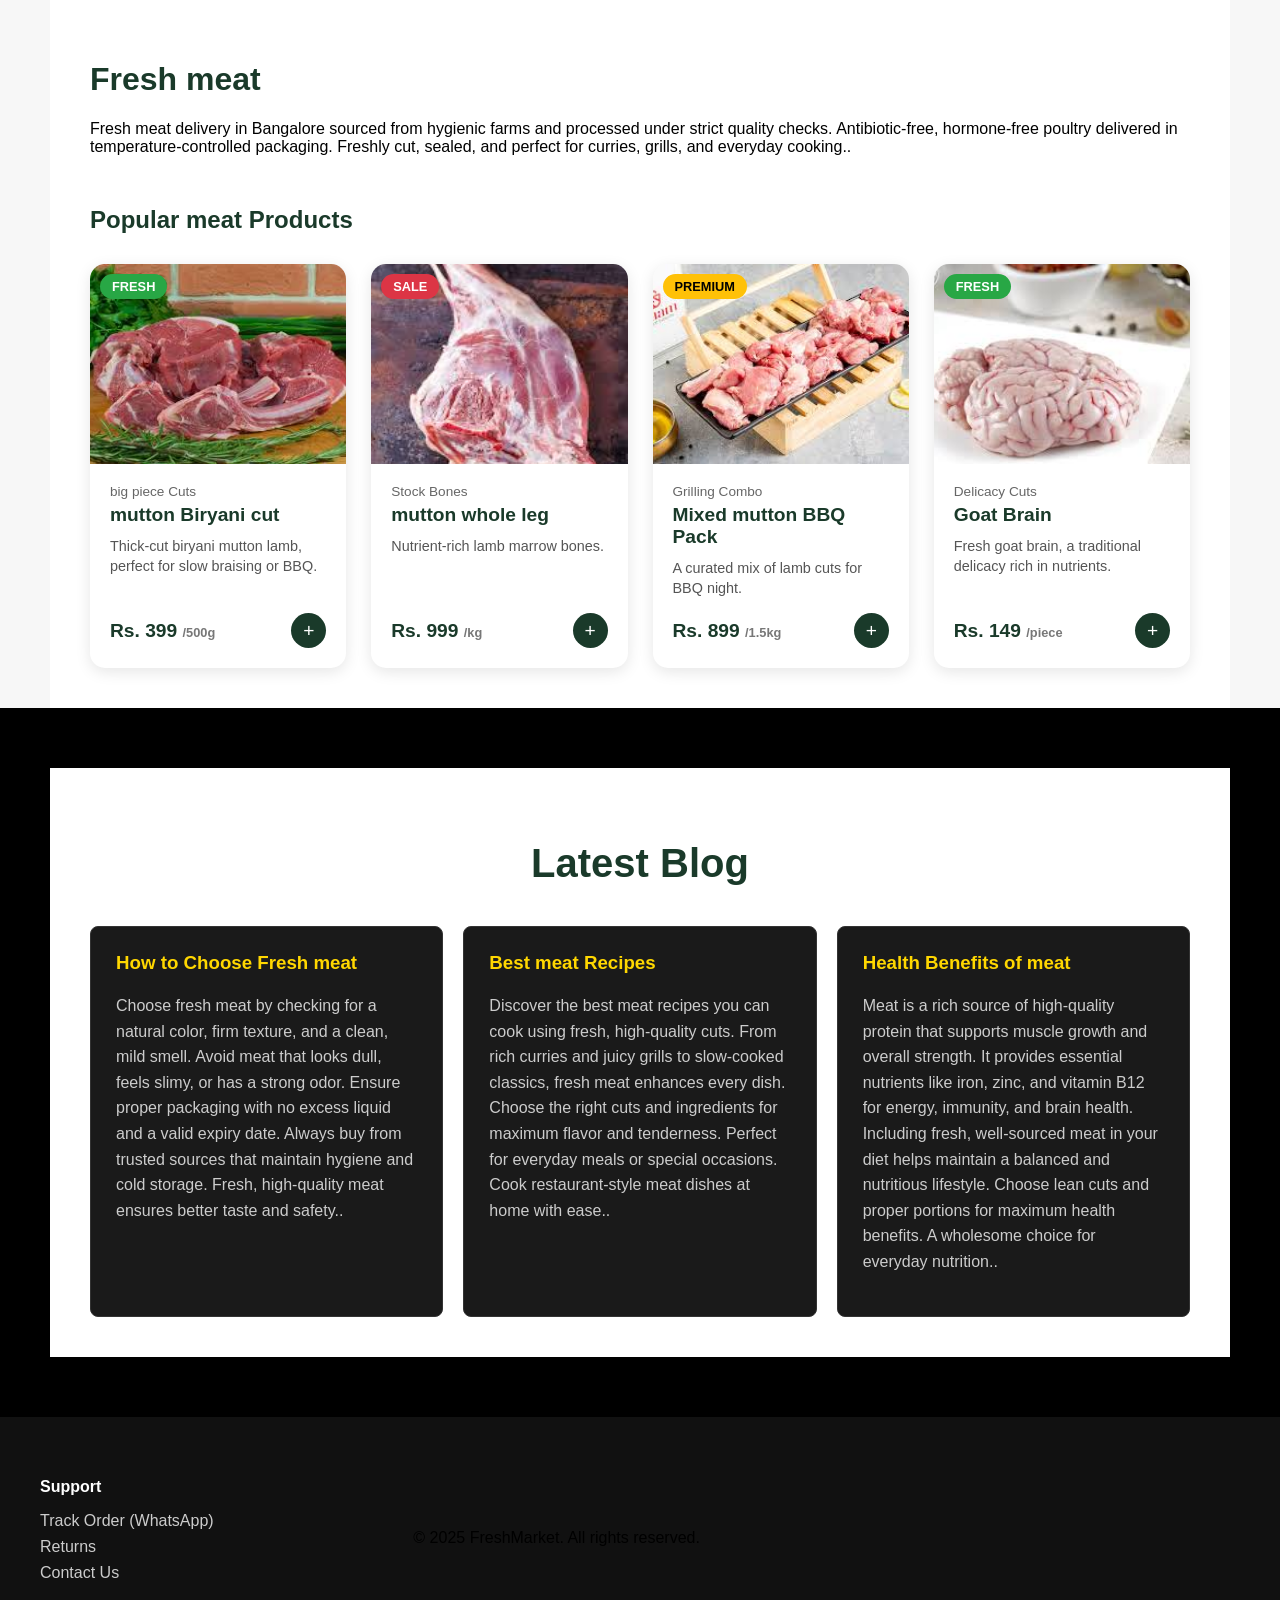
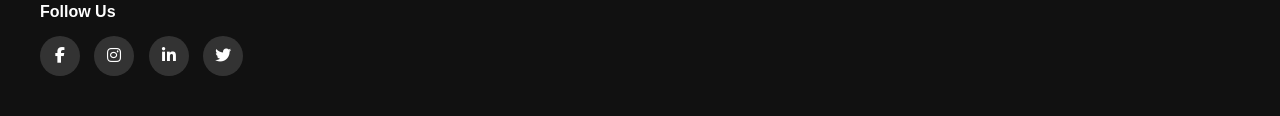
<file: Fresh-Meat-in-Bangalore.html>
<!DOCTYPE html>
<html lang="en">
<head>
    <!-- Google tag (gtag.js) -->
<script async src="https://www.googletagmanager.com/gtag/js?id=G-Z28W8X3R61"></script>
<script>
  window.dataLayer = window.dataLayer || [];
  function gtag(){dataLayer.push(arguments);}
  gtag('js', new Date());

  gtag('config', 'G-Z28W8X3R61');
</script>
    <meta charset="UTF-8">
    <meta name="viewport" content="width=device-width, initial-scale=1.0">

    <title>Fresh meat Online | Fresh meat Delivery</title>
    <meta name="description" content="Order farm fresh meat online. Premium quality, hygienic processing, and fast delivery.">
    <meta name="keywords" content="fresh meat, buy meat online, meat delivery">
    <meta name="author" content="FreshMarket">

    <link rel="stylesheet" href="https://cdnjs.cloudflare.com/ajax/libs/font-awesome/6.5.0/css/all.min.css">

    <style>
        body {
            font-family: Arial, sans-serif;
            margin: 0;
            background: #f7f7f7;
        }

        /* Header */
        .header {
            background: #1A3A2A;
            color: white;
            text-align: center;
            padding: 20px;
        }

        /* Container */
        .container {
            max-width: 1100px;
            margin: auto;
            background: white;
            padding: 40px;
            animation: fadeIn 1s ease;
        }

        @keyframes fadeIn {
            from { opacity: 0; transform: translateY(20px); }
            to { opacity: 1; transform: translateY(0); }
        }

        .hero-img {
            width: 100%;
            border-radius: 15px;
            margin-bottom: 20px;
        }

        h1, h2 {
            color: #1A3A2A;
        }

        .read-more {
            display: none;
            margin-top: 10px;
        }

        .btn {
            background: #1A3A2A;
            color: white;
            padding: 12px 25px;
            border: none;
            border-radius: 30px;
            cursor: pointer;
            margin-top: 15px;
        }

        /* Updated Product Grid & Cards */
        .products-grid {
            display: grid;
            grid-template-columns: repeat(auto-fit, minmax(250px, 1fr));
            gap: 25px;
            margin-top: 30px;
        }

        .product-card {
            background: white;
            border-radius: 15px;
            box-shadow: 0 4px 15px rgba(0,0,0,0.1);
            overflow: hidden;
            transition: 0.3s;
            display: flex;
            flex-direction: column;
        }

        .product-card:hover {
            transform: translateY(-5px);
        }

        .product-img-wrap {
            position: relative;
            height: 200px;
        }

        .product-img {
            width: 100%;
            height: 100%;
            object-fit: cover;
        }

        /* Badges */
        .product-badge {
            position: absolute;
            top: 10px;
            left: 10px;
            padding: 5px 12px;
            border-radius: 20px;
            font-size: 0.8rem;
            color: white;
            font-weight: bold;
            text-transform: uppercase;
        }

        .badge-fresh { background: #28a745; }
        .badge-premium { background: #ffc107; color: #000; }
        .badge-sale { background: #dc3545; }

        .product-body {
            padding: 20px;
            flex-grow: 1;
            display: flex;
            flex-direction: column;
        }

        .product-cat {
            color: #666;
            font-size: 0.85rem;
            margin-bottom: 5px;
        }

        .product-name {
            font-size: 1.2rem;
            font-weight: bold;
            color: #1A3A2A;
            margin-bottom: 10px;
        }

        .product-desc {
            font-size: 0.9rem;
            color: #555;
            margin-bottom: 15px;
            line-height: 1.4;
        }

        .product-footer {
            display: flex;
            justify-content: space-between;
            align-items: center;
            margin-top: auto;
        }

        .product-price {
            font-size: 1.2rem;
            font-weight: bold;
            color: #1A3A2A;
        }

        .product-price .unit {
            font-size: 0.8rem;
            color: #777;
        }

        .add-btn {
            background: #1A3A2A;
            color: white;
            border: none;
            width: 35px;
            height: 35px;
            border-radius: 50%;
            cursor: pointer;
            font-size: 1.2rem;
            display: flex;
            align-items: center;
            justify-content: center;
            transition: 0.2s;
        }

        .add-btn:hover {
            background: #28a745;
        }

    </style>
</head>
<body>

    <div class="container">

        <h1>Fresh meat</h1>
        <p>Fresh meat delivery in Bangalore sourced from hygienic farms and processed under strict quality checks. Antibiotic-free, hormone-free poultry delivered in temperature-controlled packaging. Freshly cut, sealed, and perfect for curries, grills, and everyday cooking..</p>

        <h2 style="margin-top: 50px;">Popular meat Products</h2>
        <div id="productsGrid" class="products-grid">
            </div>
    </div>

    <script>
        // Data provided by the user
        const products = [
             // MEAT CUTS
  { id:19, cat:'meat', name:'mutton Biryani cut', sub:'big piece Cuts', price:'Rs. 399', unit:'/500g', badge:'fresh', badgeLabel:'Fresh', desc:'Thick-cut biryani mutton lamb, perfect for slow braising or BBQ.', img:'[data-uri]' },
  { id:20, cat:'meat', name:'mutton whole leg', sub:'Stock Bones', price:'Rs. 999', unit:'/kg', badge:'sale', badgeLabel:'Sale', desc:'Nutrient-rich lamb marrow bones.', img:'[data-uri]' },
  { id:21, cat:'meat', name:'Mixed mutton BBQ Pack', sub:'Grilling Combo', price:'Rs. 899', unit:'/1.5kg', badge:'premium', badgeLabel:'Premium', desc:'A curated mix of lamb cuts for BBQ night.', img:'[data-uri]' },
  { id:22, cat:'meat', name:'Goat Brain', sub:'Delicacy Cuts', price:'Rs. 149', unit:'/piece', badge:'fresh', badgeLabel:'Fresh', desc:'Fresh goat brain, a traditional delicacy rich in nutrients.', img:'[data-uri]' },
        ];

        // Rendering Function
        function renderProducts(filter = 'all') {
            const grid = document.getElementById('productsGrid');
            const filtered = filter === 'all' ? products : products.filter(p => p.cat === filter);
            grid.innerHTML = filtered.map(p => `
                <div class="product-card" data-cat="${p.cat}">
                    <div class="product-img-wrap">
                        <img class="product-img" src="${p.img}" alt="${p.name}" loading="lazy" onerror="this.src='https://images.unsplash.com/photo-1542838132-92c53300491e?w=600&q=80'">
                        <span class="product-badge badge-${p.badge}">${p.badgeLabel}</span>
                    </div>
                    <div class="product-body">
                        <div class="product-cat">${p.sub}</div>
                        <div class="product-name">${p.name}</div>
                        <div class="product-desc">${p.desc}</div>
                        <div class="product-footer">
                            <div class="product-price">${p.price} <span class="unit">${p.unit}</span></div>
                            <button class="add-btn" onclick="addToCart('${p.name}')" title="Add to cart">+</button>
                        </div>
                    </div>
                </div>
            `).join('');
        }

        // Helper Functions
        function toggleRead() {
            const moreText = document.getElementById("moreText");
            if (moreText.style.display === "block") {
                moreText.style.display = "none";
            } else {
                moreText.style.display = "block";
            }
        }

        function addToCart(name) {
            alert(name + " added to cart!");
        }

        // Initialize display
        window.onload = () => {
            renderProducts();
        };
        
    </script>
    
</body>
</html>

<html>
  
<section class="blog-section">
  <div class="container">
    <h2 class="section-title">Latest Blog</h2>

    <div class="blog-grid">
      <article class="blog-card">
        <h3>How to Choose Fresh meat</h3>
        <p>Choose fresh meat by checking for a natural color, firm texture, and a clean, mild smell. Avoid meat that looks dull, feels slimy, or has a strong odor. Ensure proper packaging with no excess liquid and a valid expiry date. Always buy from trusted sources that maintain hygiene and cold storage. Fresh, high-quality meat ensures better taste and safety..</p>
      </article>

      <article class="blog-card">
        <h3>Best meat Recipes</h3>
        <p>Discover the best meat recipes you can cook using fresh, high-quality cuts. From rich curries and juicy grills to slow-cooked classics, fresh meat enhances every dish. Choose the right cuts and ingredients for maximum flavor and tenderness. Perfect for everyday meals or special occasions. Cook restaurant-style meat dishes at home with ease..</p>
      </article>

      <article class="blog-card">
        <h3>Health Benefits of meat</h3>
        <p>Meat is a rich source of high-quality protein that supports muscle growth and overall strength. It provides essential nutrients like iron, zinc, and vitamin B12 for energy, immunity, and brain health. Including fresh, well-sourced meat in your diet helps maintain a balanced and nutritious lifestyle. Choose lean cuts and proper portions for maximum health benefits. A wholesome choice for everyday nutrition..</p>
      </article>
    </div>
  </div>
</section>

<style>
  /* Main Section Styles */
  .blog-section {
    background-color: #000000; /* True Black Background */
    color: #ffffff;           /* White text for contrast */
    padding: 60px 20px;
    font-family: sans-serif;
  }

  .section-title {
    text-align: center;
    font-size: 2.5rem;
    margin-bottom: 40px;
    color: #Black;
  }

  /* Grid Layout */
  .blog-grid {
    display: grid;
    grid-template-columns: repeat(auto-fit, minmax(300px, 1fr));
    gap: 20px;
    max-width: 1200px;
    margin: 0 auto;
  }

  /* Card Styling */
  .blog-card {
    background-color: #1a1a1a; /* Dark grey card for depth */
    padding: 25px;
    border-radius: 8px;
    border: 1px solid #333;    /* Subtle border */
    transition: transform 0.3s ease;
  }

  .blog-card:hover {
    transform: translateY(-5px);
    border-color: #555;
  }

  .blog-card h3 {
    margin-top: 0;
    color: #ffd700; /* Gold accent for headers */
  }

  .blog-card p {
    color: #cccccc;
    line-height: 1.6;
  }
</style>


<!-- Font Awesome (ADD IN HEAD) -->
<link rel="stylesheet" href="https://cdnjs.cloudflare.com/ajax/libs/font-awesome/6.4.0/css/all.min.css">

<div class="footer">
<div class="footer-col">
<h4>Support</h4>
<ul>
  <li><a href="https://wa.me/918197451760">Track Order (WhatsApp)</a></li>
  <li><a href="mailto:freshmarket.gt.tc.com">Returns</a></li>
  <li><a href="tel:+918197451760">Contact Us</a></li>
</ul>
  <div class="footer-col">
    <h4>Follow Us</h4>
    <div class="social-links">
      <a href="https://www.facebook.com/profile.php?id=61579455822538/" target="_blank"><i class="fab fa-facebook-f"></i></a>
      <a href="https://www.instagram.com/freshmarket.gt.tc/" target="_blank"><i class="fab fa-instagram"></i></a>
      <a href="https://www.linkedin.com/in/fresh-market-undefined-513167403/" target="_blank"><i class="fab fa-linkedin-in"></i></a>
      <a href="https://x.com/Freshmarket1992/" target="_blank"><i class="fab fa-twitter"></i></a>
    </div>
  </div>

</div>

<style>
.footer {
  display: flex;
  gap: 40px;
  flex-wrap: wrap;
  background: #111;
  padding: 40px;
}

.footer-col h4 {
  color: #fff;
  margin-bottom: 15px;
}

.footer-col ul {
  list-style: none;
  padding: 0;
}

.footer-col ul li a {
  color: #ccc;
  text-decoration: none;
  display: block;
  margin-bottom: 8px;
}

.social-links a {
  display: inline-block;
  height: 40px;
  width: 40px;
  background: #333;
  margin-right: 10px;
  text-align: center;
  line-height: 40px;
  border-radius: 50%;
  color: #fff;
  transition: 0.3s;
}

.social-links a:hover {
  background: #e63946;
}
</style>
<ul>
<div class="footer">
    <ul/>
<div class="footer-bottom">
<p>© 2025 FreshMarket. All rights reserved.</p>
</div>
<p>
<script>
let cartCount = 0;
</file>
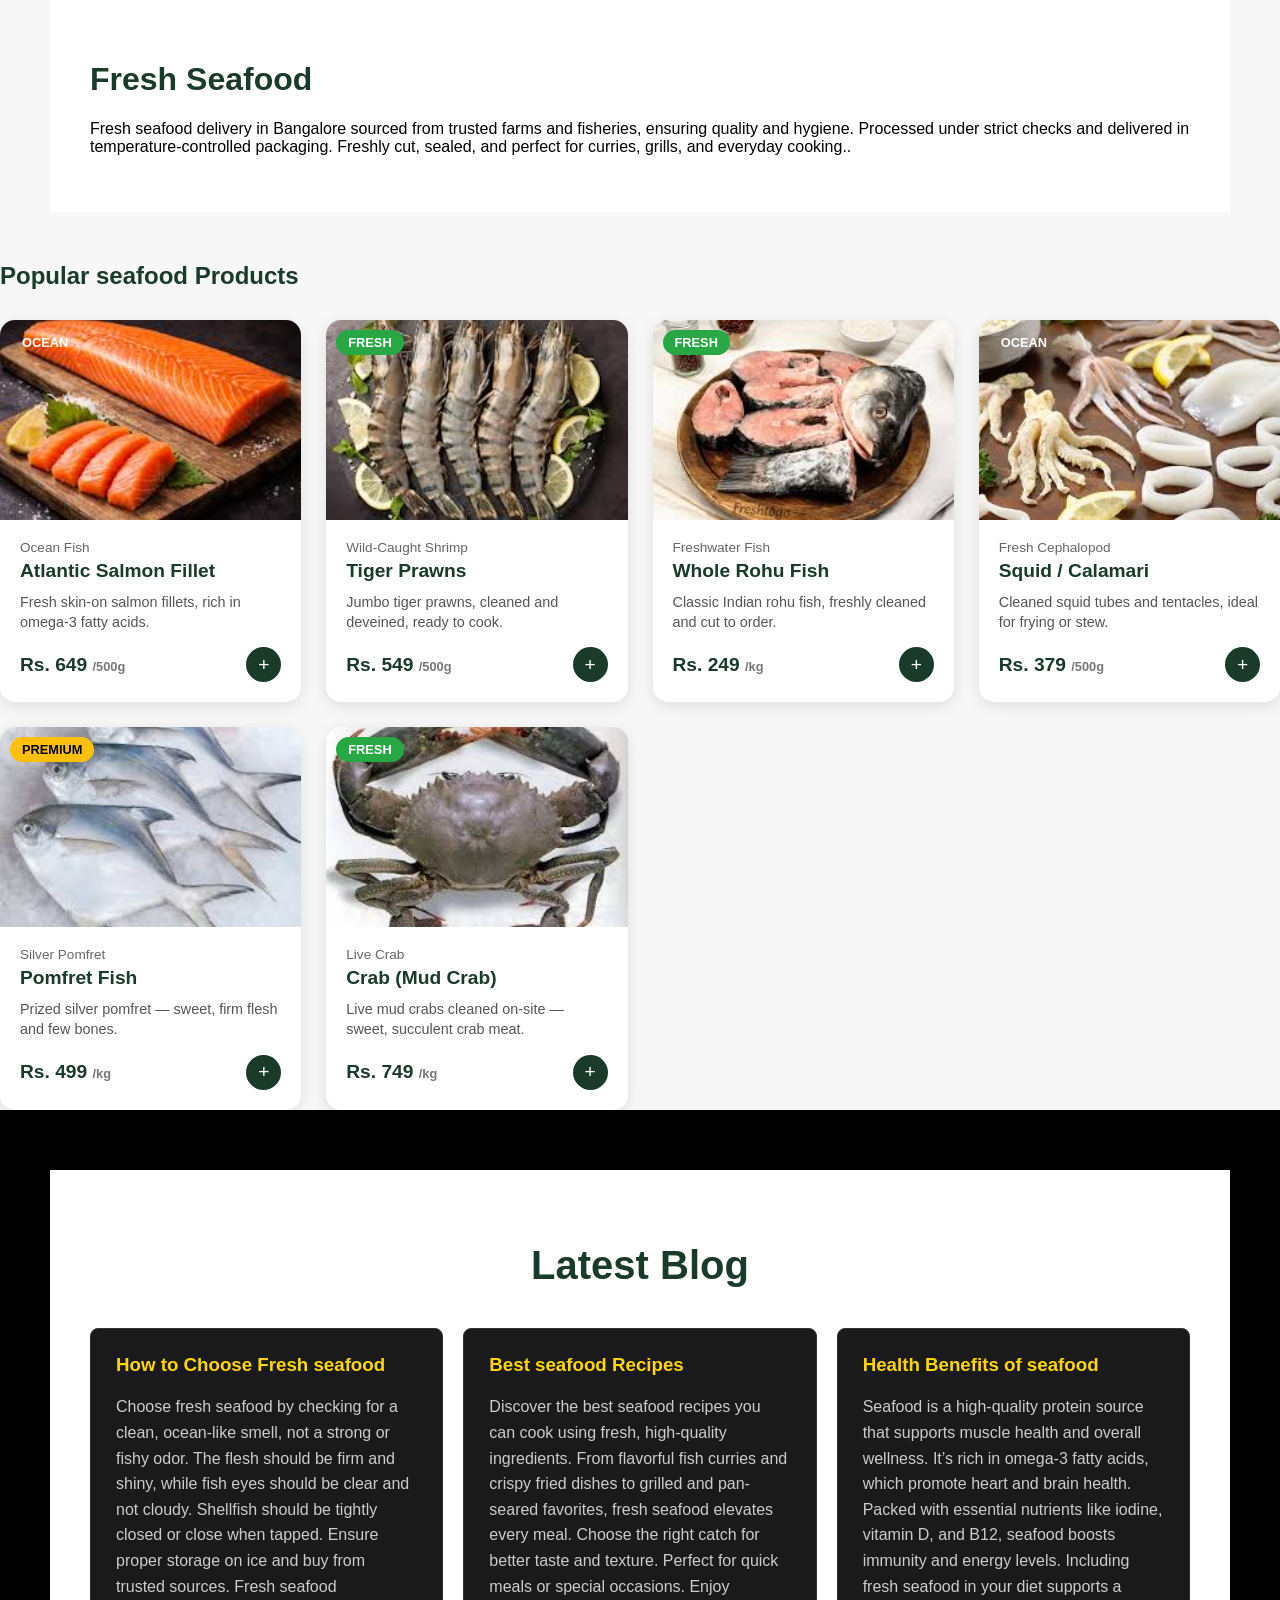
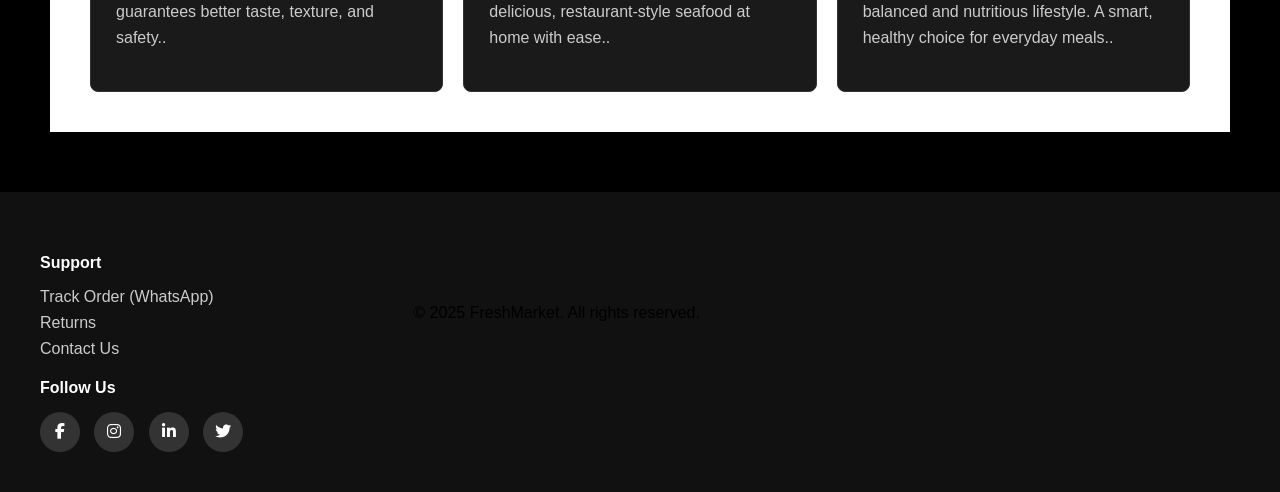
<file: Fresh-Seafood-in-Bangalore.html>
<!DOCTYPE html>
<html lang="en">
<head>
    <!-- Google tag (gtag.js) -->
<script async src="https://www.googletagmanager.com/gtag/js?id=G-Z28W8X3R61"></script>
<script>
  window.dataLayer = window.dataLayer || [];
  function gtag(){dataLayer.push(arguments);}
  gtag('js', new Date());

  gtag('config', 'G-Z28W8X3R61');
</script>
    <meta charset="UTF-8">
    <meta name="viewport" content="width=device-width, initial-scale=1.0">

    <title>Fresh seafood Online | Farm Fresh seafood Delivery</title>
    <meta name="description" content="Order farm fresh seafood online. Premium quality, hygienic processing, and fast delivery.">
    <meta name="keywords" content="fresh seafood, buy seafood online, seafood delivery">
    <meta name="author" content="FreshMarket">

    <link rel="stylesheet" href="https://cdnjs.cloudflare.com/ajax/libs/font-awesome/6.5.0/css/all.min.css">

    <style>
        body {
            font-family: Arial, sans-serif;
            margin: 0;
            background: #f7f7f7;
        }

        /* Header */
        .header {
            background: #1A3A2A;
            color: white;
            text-align: center;
            padding: 20px;
        }

        /* Container */
        .container {
            max-width: 1100px;
            margin: auto;
            background: white;
            padding: 40px;
            animation: fadeIn 1s ease;
        }

        @keyframes fadeIn {
            from { opacity: 0; transform: translateY(20px); }
            to { opacity: 1; transform: translateY(0); }
        }

        .hero-img {
            width: 100%;
            border-radius: 15px;
            margin-bottom: 20px;
        }

        h1, h2 {
            color: #1A3A2A;
        }

        .read-more {
            display: none;
            margin-top: 10px;
        }

        .btn {
            background: #1A3A2A;
            color: white;
            padding: 12px 25px;
            border: none;
            border-radius: 30px;
            cursor: pointer;
            margin-top: 15px;
        }

        /* Updated Product Grid & Cards */
        .products-grid {
            display: grid;
            grid-template-columns: repeat(auto-fit, minmax(250px, 1fr));
            gap: 25px;
            margin-top: 30px;
        }

        .product-card {
            background: white;
            border-radius: 15px;
            box-shadow: 0 4px 15px rgba(0,0,0,0.1);
            overflow: hidden;
            transition: 0.3s;
            display: flex;
            flex-direction: column;
        }

        .product-card:hover {
            transform: translateY(-5px);
        }

        .product-img-wrap {
            position: relative;
            height: 200px;
        }

        .product-img {
            width: 100%;
            height: 100%;
            object-fit: cover;
        }

        /* Badges */
        .product-badge {
            position: absolute;
            top: 10px;
            left: 10px;
            padding: 5px 12px;
            border-radius: 20px;
            font-size: 0.8rem;
            color: white;
            font-weight: bold;
            text-transform: uppercase;
        }

        .badge-fresh { background: #28a745; }
        .badge-premium { background: #ffc107; color: #000; }
        .badge-sale { background: #dc3545; }

        .product-body {
            padding: 20px;
            flex-grow: 1;
            display: flex;
            flex-direction: column;
        }

        .product-cat {
            color: #666;
            font-size: 0.85rem;
            margin-bottom: 5px;
        }

        .product-name {
            font-size: 1.2rem;
            font-weight: bold;
            color: #1A3A2A;
            margin-bottom: 10px;
        }

        .product-desc {
            font-size: 0.9rem;
            color: #555;
            margin-bottom: 15px;
            line-height: 1.4;
        }

        .product-footer {
            display: flex;
            justify-content: space-between;
            align-items: center;
            margin-top: auto;
        }

        .product-price {
            font-size: 1.2rem;
            font-weight: bold;
            color: #1A3A2A;
        }

        .product-price .unit {
            font-size: 0.8rem;
            color: #777;
        }

        .add-btn {
            background: #1A3A2A;
            color: white;
            border: none;
            width: 35px;
            height: 35px;
            border-radius: 50%;
            cursor: pointer;
            font-size: 1.2rem;
            display: flex;
            align-items: center;
            justify-content: center;
            transition: 0.2s;
        }

        .add-btn:hover {
            background: #28a745;
        }

    </style>
</head>
<body>

    <div class="container">

        <h1>Fresh Seafood</h1>
        <p>Fresh seafood delivery in Bangalore sourced from trusted farms and fisheries, ensuring quality and hygiene. Processed under strict checks and delivered in temperature-controlled packaging. Freshly cut, sealed, and perfect for curries, grills, and everyday cooking..</p>
        </div>

        <h2 style="margin-top: 50px;">Popular seafood Products</h2>
        <div id="productsGrid" class="products-grid">
            </div>
    </div>

    <script>
        // Data provided by the user
        const products = [
             // SEAFOOD
  { id:13, cat:'seafood', name:'Atlantic Salmon Fillet', sub:'Ocean Fish', price:'Rs. 649', unit:'/500g', badge:'ocean', badgeLabel:'Ocean', desc:'Fresh skin-on salmon fillets, rich in omega-3 fatty acids.', img:'[data-uri]' },
  { id:14, cat:'seafood', name:'Tiger Prawns', sub:'Wild-Caught Shrimp', price:'Rs. 549', unit:'/500g', badge:'fresh', badgeLabel:'Fresh', desc:'Jumbo tiger prawns, cleaned and deveined, ready to cook.', img:'[data-uri]' },
  { id:15, cat:'seafood', name:'Whole Rohu Fish', sub:'Freshwater Fish', price:'Rs. 249', unit:'/kg', badge:'fresh', badgeLabel:'Fresh', desc:'Classic Indian rohu fish, freshly cleaned and cut to order.', img:'[data-uri]' },
  { id:16, cat:'seafood', name:'Squid / Calamari', sub:'Fresh Cephalopod', price:'Rs. 379', unit:'/500g', badge:'ocean', badgeLabel:'Ocean', desc:'Cleaned squid tubes and tentacles, ideal for frying or stew.', img:'[data-uri]' },
  { id:17, cat:'seafood', name:'Pomfret Fish', sub:'Silver Pomfret', price:'Rs. 499', unit:'/kg', badge:'premium', badgeLabel:'Premium', desc:'Prized silver pomfret — sweet, firm flesh and few bones.', img:'[data-uri]' },
  { id:18, cat:'seafood', name:'Crab (Mud Crab)', sub:'Live Crab', price:'Rs. 749', unit:'/kg', badge:'fresh', badgeLabel:'Fresh', desc:'Live mud crabs cleaned on-site — sweet, succulent crab meat.', img:'[data-uri]' },
        ];

        // Rendering Function
        function renderProducts(filter = 'all') {
            const grid = document.getElementById('productsGrid');
            const filtered = filter === 'all' ? products : products.filter(p => p.cat === filter);
            grid.innerHTML = filtered.map(p => `
                <div class="product-card" data-cat="${p.cat}">
                    <div class="product-img-wrap">
                        <img class="product-img" src="${p.img}" alt="${p.name}" loading="lazy" onerror="this.src='https://images.unsplash.com/photo-1542838132-92c53300491e?w=600&q=80'">
                        <span class="product-badge badge-${p.badge}">${p.badgeLabel}</span>
                    </div>
                    <div class="product-body">
                        <div class="product-cat">${p.sub}</div>
                        <div class="product-name">${p.name}</div>
                        <div class="product-desc">${p.desc}</div>
                        <div class="product-footer">
                            <div class="product-price">${p.price} <span class="unit">${p.unit}</span></div>
                            <button class="add-btn" onclick="addToCart('${p.name}')" title="Add to cart">+</button>
                        </div>
                    </div>
                </div>
            `).join('');
        }

        // Helper Functions
        function toggleRead() {
            const moreText = document.getElementById("moreText");
            if (moreText.style.display === "block") {
                moreText.style.display = "none";
            } else {
                moreText.style.display = "block";
            }
        }

        function addToCart(name) {
            alert(name + " added to cart!");
        }

        // Initialize display
        window.onload = () => {
            renderProducts();
        };
        
    </script>
    
</body>
</html>

<html>
  
<section class="blog-section">
  <div class="container">
    <h2 class="section-title">Latest Blog</h2>

    <div class="blog-grid">
      <article class="blog-card">
        <h3>How to Choose Fresh seafood</h3>
        <p>Choose fresh seafood by checking for a clean, ocean-like smell, not a strong or fishy odor. The flesh should be firm and shiny, while fish eyes should be clear and not cloudy. Shellfish should be tightly closed or close when tapped. Ensure proper storage on ice and buy from trusted sources. Fresh seafood guarantees better taste, texture, and safety..</p>
      </article>

      <article class="blog-card">
        <h3>Best seafood Recipes</h3>
        <p>Discover the best seafood recipes you can cook using fresh, high-quality ingredients. From flavorful fish curries and crispy fried dishes to grilled and pan-seared favorites, fresh seafood elevates every meal. Choose the right catch for better taste and texture. Perfect for quick meals or special occasions. Enjoy delicious, restaurant-style seafood at home with ease..</p>
      </article>

      <article class="blog-card">
        <h3>Health Benefits of seafood</h3>
        <p>Seafood is a high-quality protein source that supports muscle health and overall wellness. It’s rich in omega-3 fatty acids, which promote heart and brain health. Packed with essential nutrients like iodine, vitamin D, and B12, seafood boosts immunity and energy levels. Including fresh seafood in your diet supports a balanced and nutritious lifestyle. A smart, healthy choice for everyday meals..</p>
      </article>
    </div>
  </div>
</section>

<style>
  /* Main Section Styles */
  .blog-section {
    background-color: #000000; /* True Black Background */
    color: #ffffff;           /* White text for contrast */
    padding: 60px 20px;
    font-family: sans-serif;
  }

  .section-title {
    text-align: center;
    font-size: 2.5rem;
    margin-bottom: 40px;
    color: #Black;
  }

  /* Grid Layout */
  .blog-grid {
    display: grid;
    grid-template-columns: repeat(auto-fit, minmax(300px, 1fr));
    gap: 20px;
    max-width: 1200px;
    margin: 0 auto;
  }

  /* Card Styling */
  .blog-card {
    background-color: #1a1a1a; /* Dark grey card for depth */
    padding: 25px;
    border-radius: 8px;
    border: 1px solid #333;    /* Subtle border */
    transition: transform 0.3s ease;
  }

  .blog-card:hover {
    transform: translateY(-5px);
    border-color: #555;
  }

  .blog-card h3 {
    margin-top: 0;
    color: #ffd700; /* Gold accent for headers */
  }

  .blog-card p {
    color: #cccccc;
    line-height: 1.6;
  }
</style>


<!-- Font Awesome (ADD IN HEAD) -->
<link rel="stylesheet" href="https://cdnjs.cloudflare.com/ajax/libs/font-awesome/6.4.0/css/all.min.css">

<div class="footer">
<div class="footer-col">
<h4>Support</h4>
<ul>
  <li><a href="https://wa.me/918197451760">Track Order (WhatsApp)</a></li>
  <li><a href="mailto:freshmarket.gt.tc.com">Returns</a></li>
  <li><a href="tel:+918197451760">Contact Us</a></li>
</ul>
  <div class="footer-col">
    <h4>Follow Us</h4>
    <div class="social-links">
      <a href="https://www.facebook.com/profile.php?id=61579455822538/" target="_blank"><i class="fab fa-facebook-f"></i></a>
      <a href="https://www.instagram.com/freshmarket.gt.tc/" target="_blank"><i class="fab fa-instagram"></i></a>
      <a href="https://www.linkedin.com/in/fresh-market-undefined-513167403/" target="_blank"><i class="fab fa-linkedin-in"></i></a>
      <a href="https://x.com/Freshmarket1992/" target="_blank"><i class="fab fa-twitter"></i></a>
    </div>
  </div>

</div>

<style>
.footer {
  display: flex;
  gap: 40px;
  flex-wrap: wrap;
  background: #111;
  padding: 40px;
}

.footer-col h4 {
  color: #fff;
  margin-bottom: 15px;
}

.footer-col ul {
  list-style: none;
  padding: 0;
}

.footer-col ul li a {
  color: #ccc;
  text-decoration: none;
  display: block;
  margin-bottom: 8px;
}

.social-links a {
  display: inline-block;
  height: 40px;
  width: 40px;
  background: #333;
  margin-right: 10px;
  text-align: center;
  line-height: 40px;
  border-radius: 50%;
  color: #fff;
  transition: 0.3s;
}

.social-links a:hover {
  background: #e63946;
}
</style>
<ul>
<div class="footer">
    <ul/>
<div class="footer-bottom">
<p>© 2025 FreshMarket. All rights reserved.</p>
</div>
<p>
<script>
let cartCount = 0;
</file>
<file: style.css>
<head>
<!-- Google tag (gtag.js) -->
<script async src="https://www.googletagmanager.com/gtag/js?id=G-Z28W8X3R61"></script>
<script>
  window.dataLayer = window.dataLayer || [];
  function gtag(){dataLayer.push(arguments);}
  gtag('js', new Date());

  gtag('config', 'G-Z28W8X3R61');
</script>
<title>FreshMarket</title>

<style>
.category-container {
  display: flex;
  gap: 20px;
  justify-content: center;
  flex-wrap: wrap;
}

.category-card {
  background: #fff;
  padding: 20px 30px;
  border-radius: 10px;
  box-shadow: 0 4px 10px rgba(0,0,0,0.1);
  text-align: center;
  transition: 0.3s;
}

.category-card:hover {
  transform: translateY(-5px);
}
</style>

</head>
</file>
